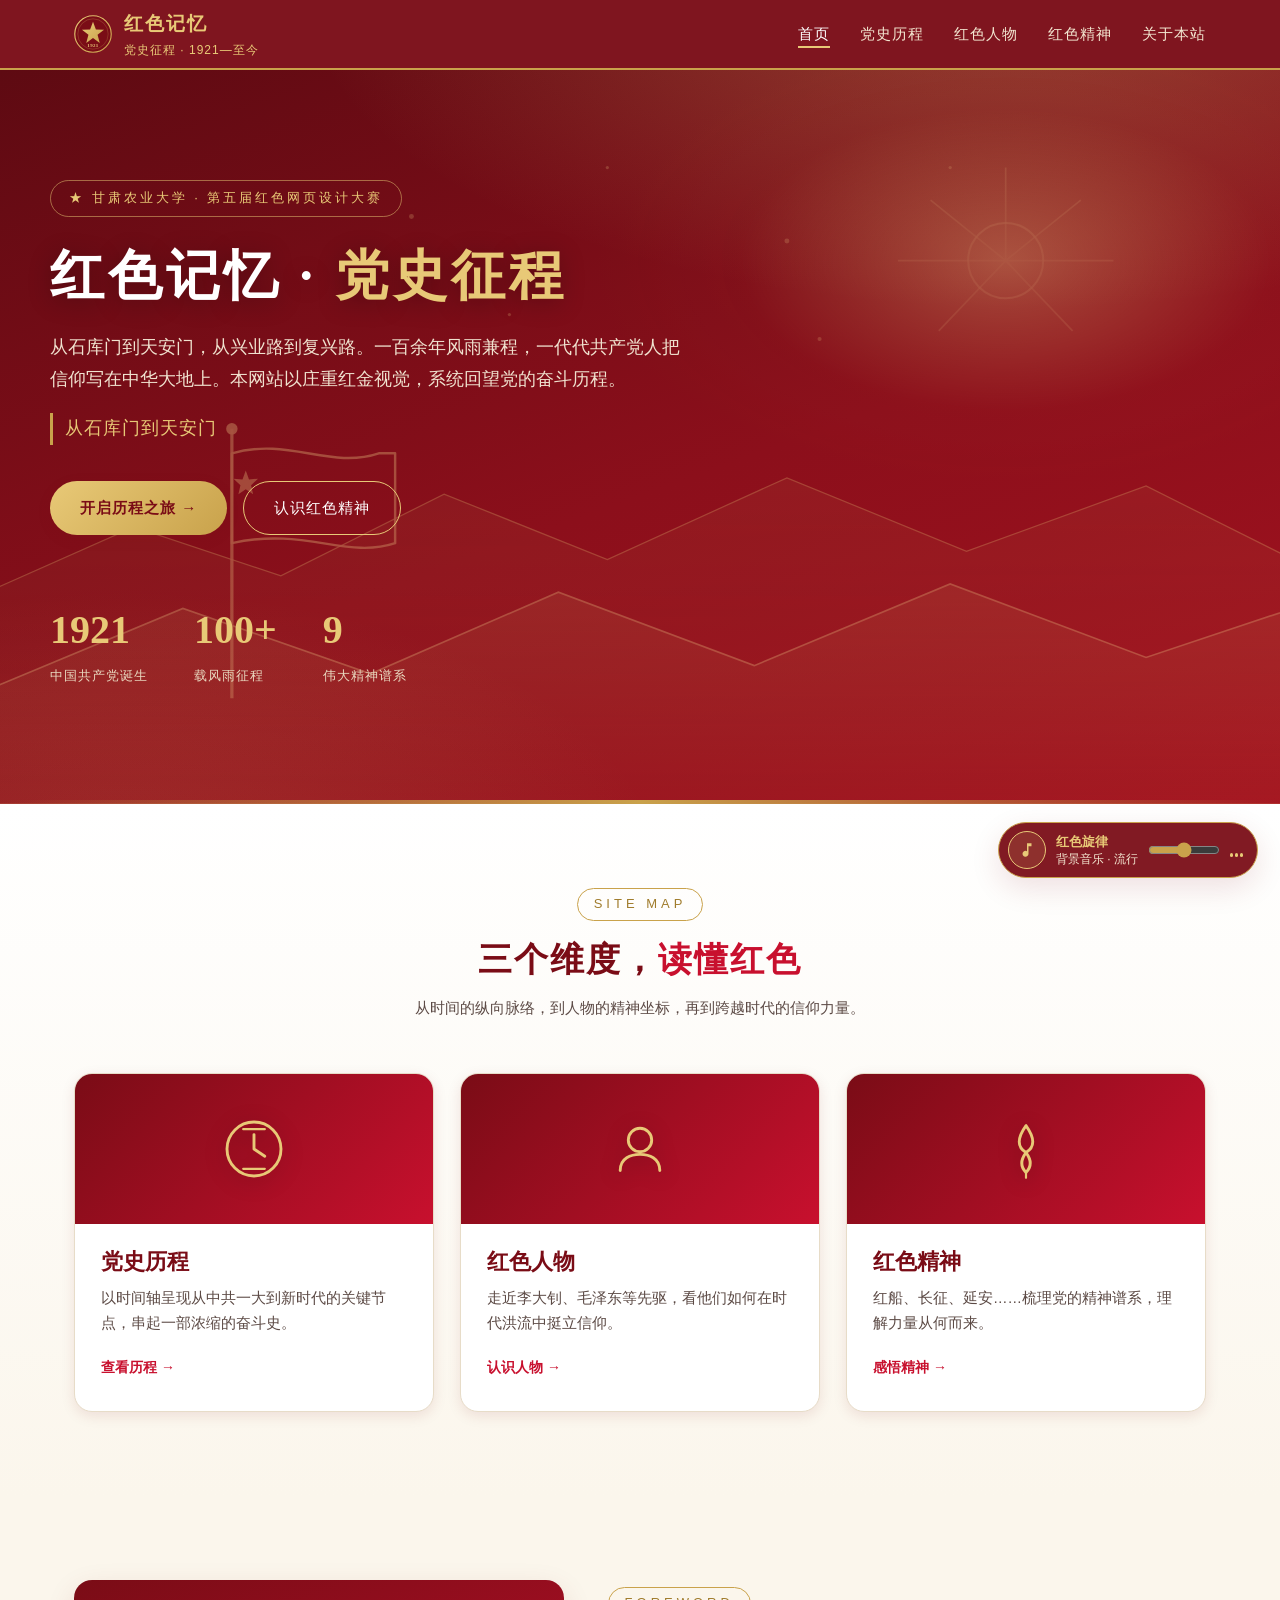
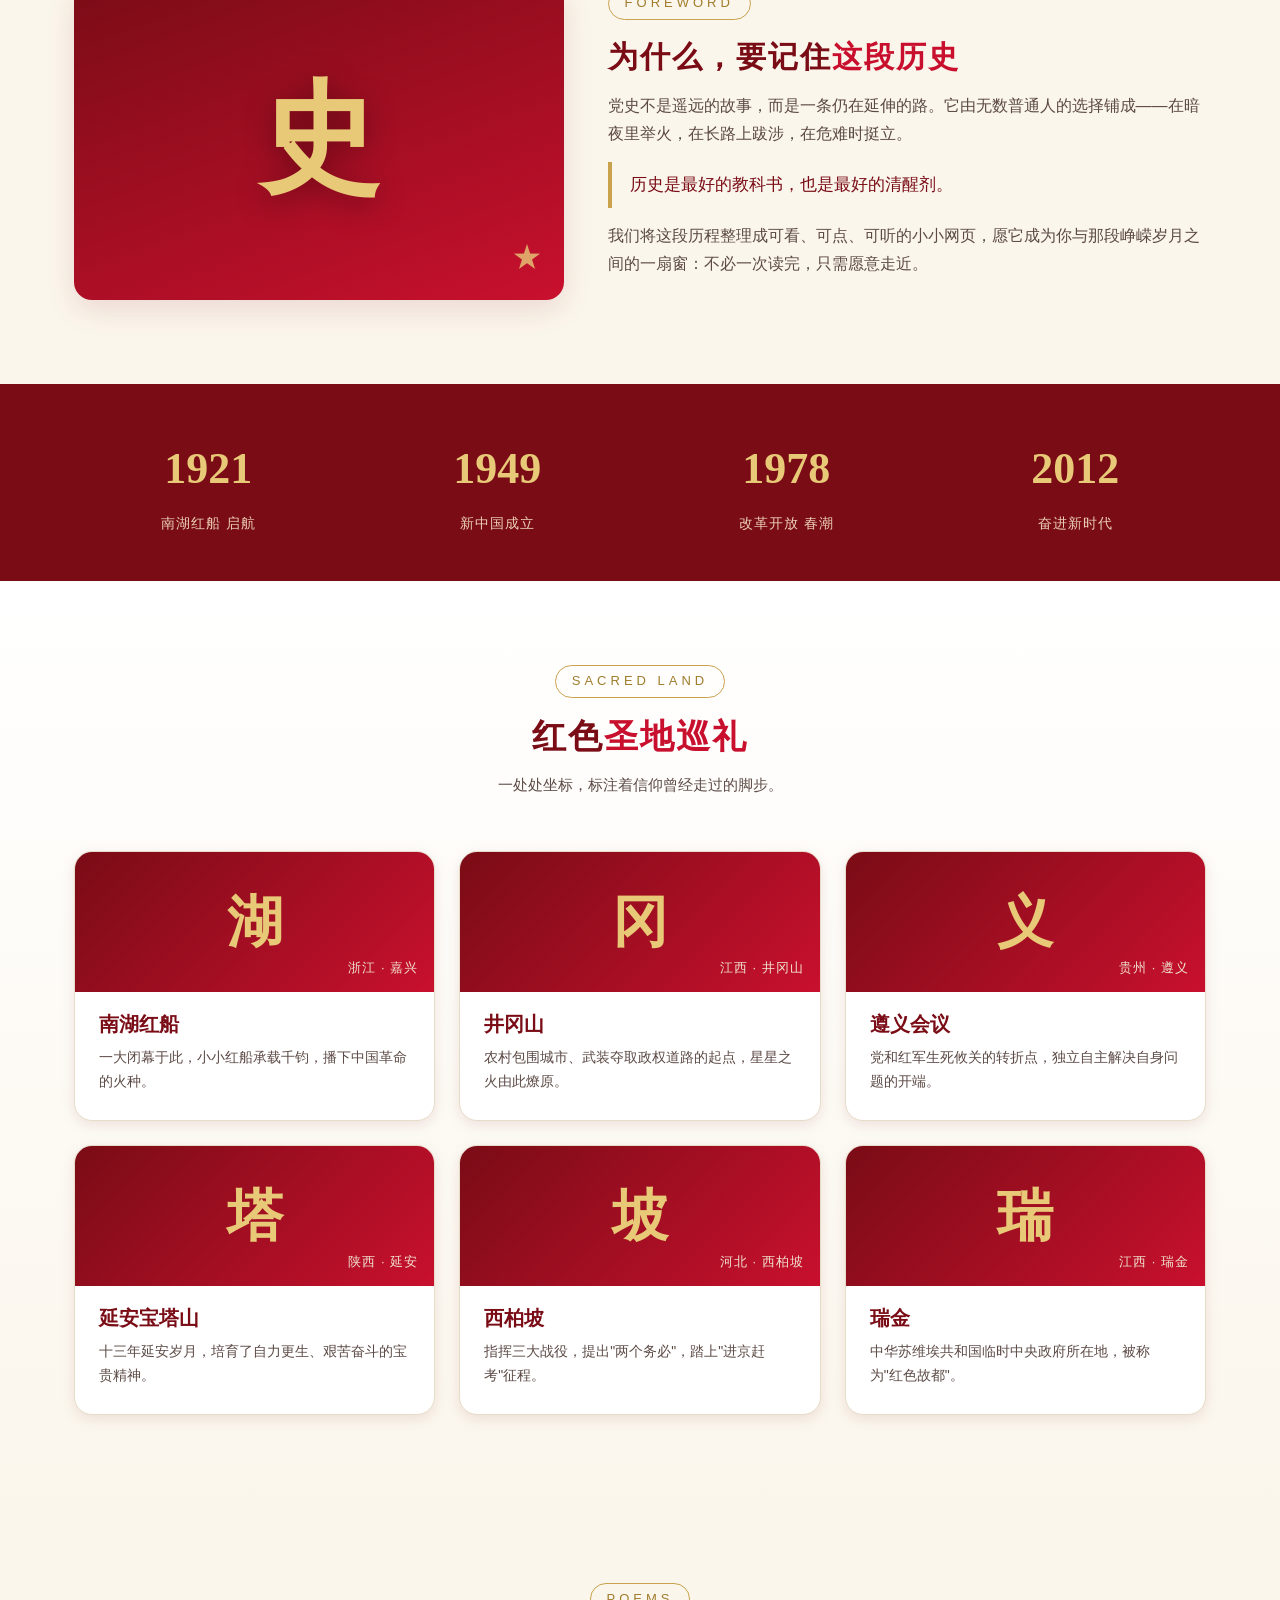
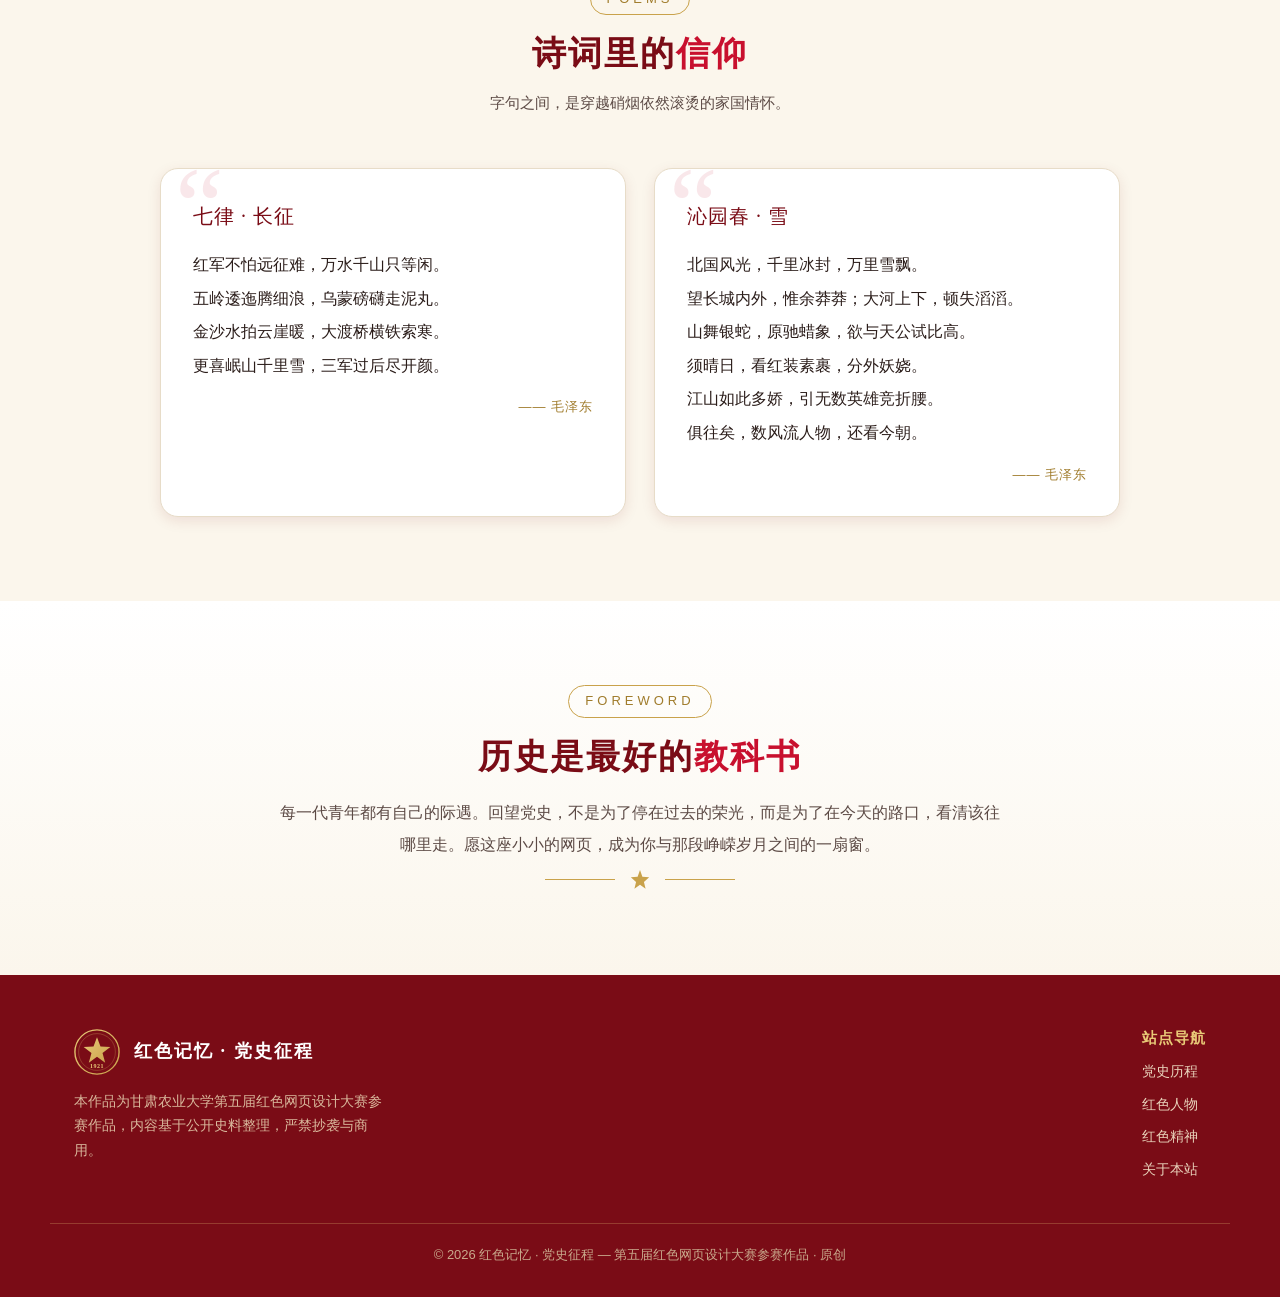
<file: index.html>
<!DOCTYPE html>
<html lang="zh-CN">
<head>
  <meta charset="UTF-8">
  <meta name="viewport" content="width=device-width, initial-scale=1.0">
  <title>红色记忆 · 党史征程 | 第五届红色网页设计大赛参赛作品</title>
  <meta name="description" content="以党史与革命历史为主题的红色网页，回顾从中共一大到新时代的光辉历程。">
  <link rel="stylesheet" href="css/style.css">
  <link rel="icon" href="images/logo.svg" type="image/svg+xml">
</head>
<body>

  <header class="nav">
    <div class="wrap nav__inner">
      <a class="nav__brand" href="index.html">
        <img src="images/logo.svg" alt="站点徽标">
        <span><b>红色记忆</b><span>党史征程 · 1921—至今</span></span>
      </a>
      <button class="nav__toggle" aria-label="菜单">☰</button>
      <ul class="nav__links">
        <li><a href="index.html" class="active">首页</a></li>
        <li><a href="history.html">党史历程</a></li>
        <li><a href="heroes.html">红色人物</a></li>
        <li><a href="spirit.html">红色精神</a></li>
        <li><a href="about.html">关于本站</a></li>
      </ul>
    </div>
  </header>

  <main id="content" data-page="home">

    <!-- Hero / 封面 -->
    <section class="hero">
      <img class="hero__bg" src="images/hero-bg.svg" alt="">
      <div class="wrap hero__inner">
        <span class="hero__seal">★ 甘肃农业大学 · 第五届红色网页设计大赛</span>
        <h1>红色记忆 · <span class="accent">党史征程</span></h1>
        <p class="lead">从石库门到天安门，从兴业路到复兴路。一百余年风雨兼程，一代代共产党人把信仰写在中华大地上。本网站以庄重红金视觉，系统回望党的奋斗历程。</p>
        <div class="hero__cta">
          <a class="btn btn--gold" href="history.html">开启历程之旅 →</a>
          <a class="btn btn--ghost" href="spirit.html">认识红色精神</a>
        </div>
        <div class="hero__stats">
          <div><div class="num">1921</div><div class="lbl">中国共产党诞生</div></div>
          <div><div class="num">100+</div><div class="lbl">载风雨征程</div></div>
          <div><div class="num">9</div><div class="lbl">伟大精神谱系</div></div>
        </div>
      </div>
    </section>

    <!-- 三大板块入口 -->
    <section class="section section--tint">
      <div class="wrap">
        <div class="section__head reveal">
          <span class="section__kicker">SITE MAP</span>
          <h2 class="section__title">三个维度，<em>读懂红色</em></h2>
          <p class="section__sub">从时间的纵向脉络，到人物的精神坐标，再到跨越时代的信仰力量。</p>
        </div>
        <div class="cards">
          <a class="card reveal" href="history.html">
            <div class="card__top"><img src="images/icon-history.svg" alt="历程"></div>
            <div class="card__body">
              <h3>党史历程</h3>
              <p>以时间轴呈现从中共一大到新时代的关键节点，串起一部浓缩的奋斗史。</p>
              <span class="card__more">查看历程 →</span>
            </div>
          </a>
          <a class="card reveal" href="heroes.html">
            <div class="card__top"><img src="images/icon-hero.svg" alt="人物"></div>
            <div class="card__body">
              <h3>红色人物</h3>
              <p>走近李大钊、毛泽东等先驱，看他们如何在时代洪流中挺立信仰。</p>
              <span class="card__more">认识人物 →</span>
            </div>
          </a>
          <a class="card reveal" href="spirit.html">
            <div class="card__top"><img src="images/icon-spirit.svg" alt="精神"></div>
            <div class="card__body">
              <h3>红色精神</h3>
              <p>红船、长征、延安……梳理党的精神谱系，理解力量从何而来。</p>
              <span class="card__more">感悟精神 →</span>
            </div>
          </a>
        </div>
      </div>
    </section>

    <!-- 序言导读 -->
    <section class="section">
      <div class="wrap reading">
        <div class="reading__media reveal">
          <span class="emblem">史</span>
        </div>
        <div class="reading__text reveal">
          <span class="section__kicker">FOREWORD</span>
          <h2>为什么，要记住<span style="color:var(--red)">这段历史</span></h2>
          <p>党史不是遥远的故事，而是一条仍在延伸的路。它由无数普通人的选择铺成——在暗夜里举火，在长路上跋涉，在危难时挺立。</p>
          <p class="quote">历史是最好的教科书，也是最好的清醒剂。</p>
          <p>我们将这段历程整理成可看、可点、可听的小小网页，愿它成为你与那段峥嵘岁月之间的一扇窗：不必一次读完，只需愿意走近。</p>
        </div>
      </div>
    </section>

    <!-- 数据带 -->
    <section class="databar">
      <div class="wrap">
        <div class="item"><div class="n">1921</div><div class="t">南湖红船 启航</div></div>
        <div class="item"><div class="n">1949</div><div class="t">新中国成立</div></div>
        <div class="item"><div class="n">1978</div><div class="t">改革开放 春潮</div></div>
        <div class="item"><div class="n">2012</div><div class="t">奋进新时代</div></div>
      </div>
    </section>

    <!-- 红色圣地 -->
    <section class="section section--tint">
      <div class="wrap">
        <div class="section__head reveal">
          <span class="section__kicker">SACRED LAND</span>
          <h2 class="section__title">红色<em>圣地巡礼</em></h2>
          <p class="section__sub">一处处坐标，标注着信仰曾经走过的脚步。</p>
        </div>
        <div class="gallery">
          <div class="site-card reveal">
            <div class="site-card__top"><span class="ch">湖</span><span class="yr">浙江 · 嘉兴</span></div>
            <div class="site-card__body"><h3>南湖红船</h3><p>一大闭幕于此，小小红船承载千钧，播下中国革命的火种。</p></div>
          </div>
          <div class="site-card reveal">
            <div class="site-card__top"><span class="ch">冈</span><span class="yr">江西 · 井冈山</span></div>
            <div class="site-card__body"><h3>井冈山</h3><p>农村包围城市、武装夺取政权道路的起点，星星之火由此燎原。</p></div>
          </div>
          <div class="site-card reveal">
            <div class="site-card__top"><span class="ch">义</span><span class="yr">贵州 · 遵义</span></div>
            <div class="site-card__body"><h3>遵义会议</h3><p>党和红军生死攸关的转折点，独立自主解决自身问题的开端。</p></div>
          </div>
          <div class="site-card reveal">
            <div class="site-card__top"><span class="ch">塔</span><span class="yr">陕西 · 延安</span></div>
            <div class="site-card__body"><h3>延安宝塔山</h3><p>十三年延安岁月，培育了自力更生、艰苦奋斗的宝贵精神。</p></div>
          </div>
          <div class="site-card reveal">
            <div class="site-card__top"><span class="ch">坡</span><span class="yr">河北 · 西柏坡</span></div>
            <div class="site-card__body"><h3>西柏坡</h3><p>指挥三大战役，提出"两个务必"，踏上"进京赶考"征程。</p></div>
          </div>
          <div class="site-card reveal">
            <div class="site-card__top"><span class="ch">瑞</span><span class="yr">江西 · 瑞金</span></div>
            <div class="site-card__body"><h3>瑞金</h3><p>中华苏维埃共和国临时中央政府所在地，被称为"红色故都"。</p></div>
          </div>
        </div>
      </div>
    </section>

    <!-- 经典诗词 -->
    <section class="section">
      <div class="wrap">
        <div class="section__head reveal">
          <span class="section__kicker">POEMS</span>
          <h2 class="section__title">诗词里的<em>信仰</em></h2>
          <p class="section__sub">字句之间，是穿越硝烟依然滚烫的家国情怀。</p>
        </div>
        <div class="poems">
          <div class="poem reveal">
            <div class="poem__title">七律 · 长征</div>
            <div class="poem__text">红军不怕远征难，万水千山只等闲。
五岭逶迤腾细浪，乌蒙磅礴走泥丸。
金沙水拍云崖暖，大渡桥横铁索寒。
更喜岷山千里雪，三军过后尽开颜。</div>
            <div class="poem__by">—— 毛泽东</div>
          </div>
          <div class="poem reveal">
            <div class="poem__title">沁园春 · 雪</div>
            <div class="poem__text">北国风光，千里冰封，万里雪飘。
望长城内外，惟余莽莽；大河上下，顿失滔滔。
山舞银蛇，原驰蜡象，欲与天公试比高。
须晴日，看红装素裹，分外妖娆。
江山如此多娇，引无数英雄竞折腰。
俱往矣，数风流人物，还看今朝。</div>
            <div class="poem__by">—— 毛泽东</div>
          </div>
        </div>
      </div>
    </section>

    <!-- 寄语 -->
    <section class="section section--tint">
      <div class="wrap" style="max-width:780px;text-align:center">
        <div class="reveal">
          <span class="section__kicker">FOREWORD</span>
          <h2 class="section__title">历史是最好的<em>教科书</em></h2>
          <p class="section__sub" style="margin-top:18px;font-size:16px;line-height:2">
            每一代青年都有自己的际遇。回望党史，不是为了停在过去的荣光，而是为了在今天的路口，看清该往哪里走。愿这座小小的网页，成为你与那段峥嵘岁月之间的一扇窗。
          </p>
          <div class="divider"><img src="images/star.svg" alt=""></div>
        </div>
      </div>
    </section>

  </main>

  <footer class="footer">
    <div class="wrap footer__top">
      <div>
        <div class="footer__brand">
          <img src="images/logo.svg" alt="徽标">
          <b>红色记忆 · 党史征程</b>
        </div>
        <p style="margin-top:14px;max-width:320px;font-size:14px;color:#d9b89c">
          本作品为甘肃农业大学第五届红色网页设计大赛参赛作品，内容基于公开史料整理，严禁抄袭与商用。
        </p>
      </div>
      <div class="footer__links">
        <div class="footer__col">
          <h4>站点导航</h4>
          <a href="history.html">党史历程</a>
          <a href="heroes.html">红色人物</a>
          <a href="spirit.html">红色精神</a>
          <a href="about.html">关于本站</a>
        </div>
      </div>
    </div>
    <div class="wrap footer__bottom">
      © 2026 红色记忆 · 党史征程 — 第五届红色网页设计大赛参赛作品 · 原创
    </div>
  </footer>

  <script src="js/main.js"></script>
</body>
</html>
</file>
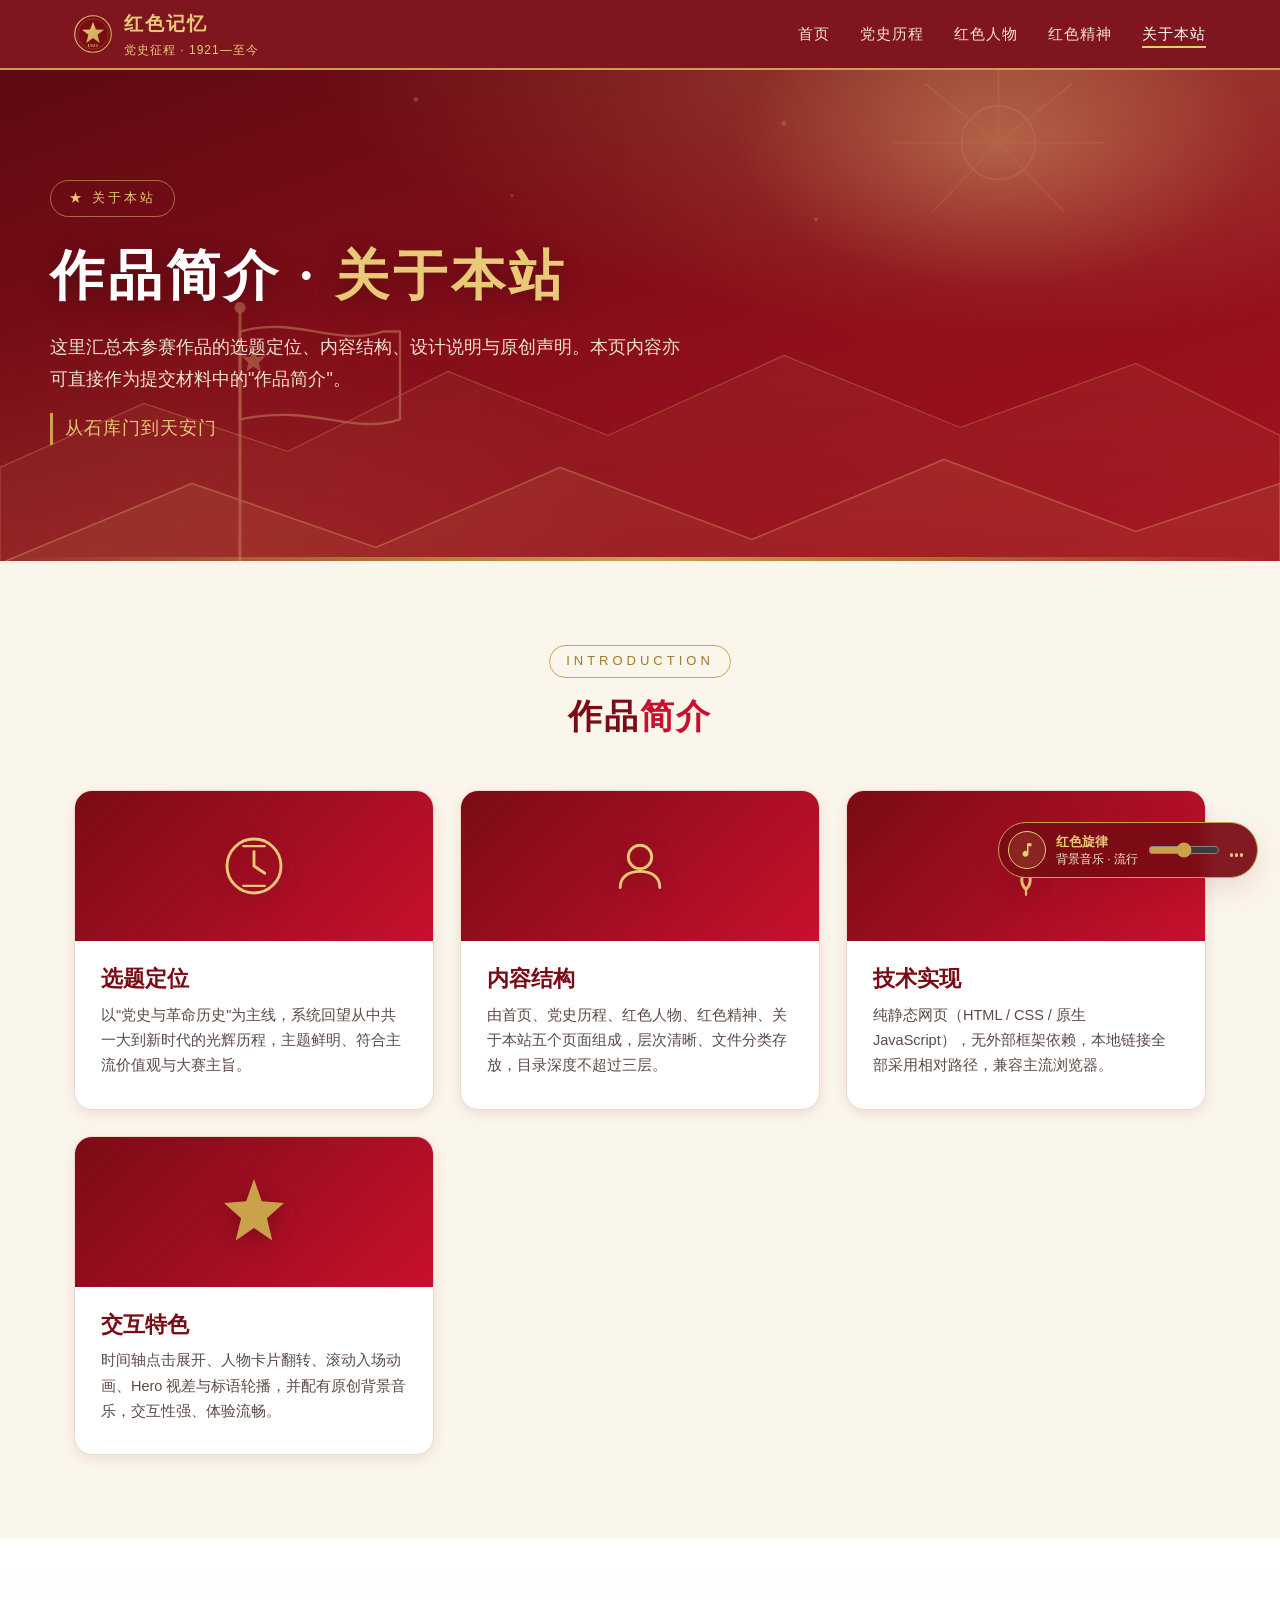
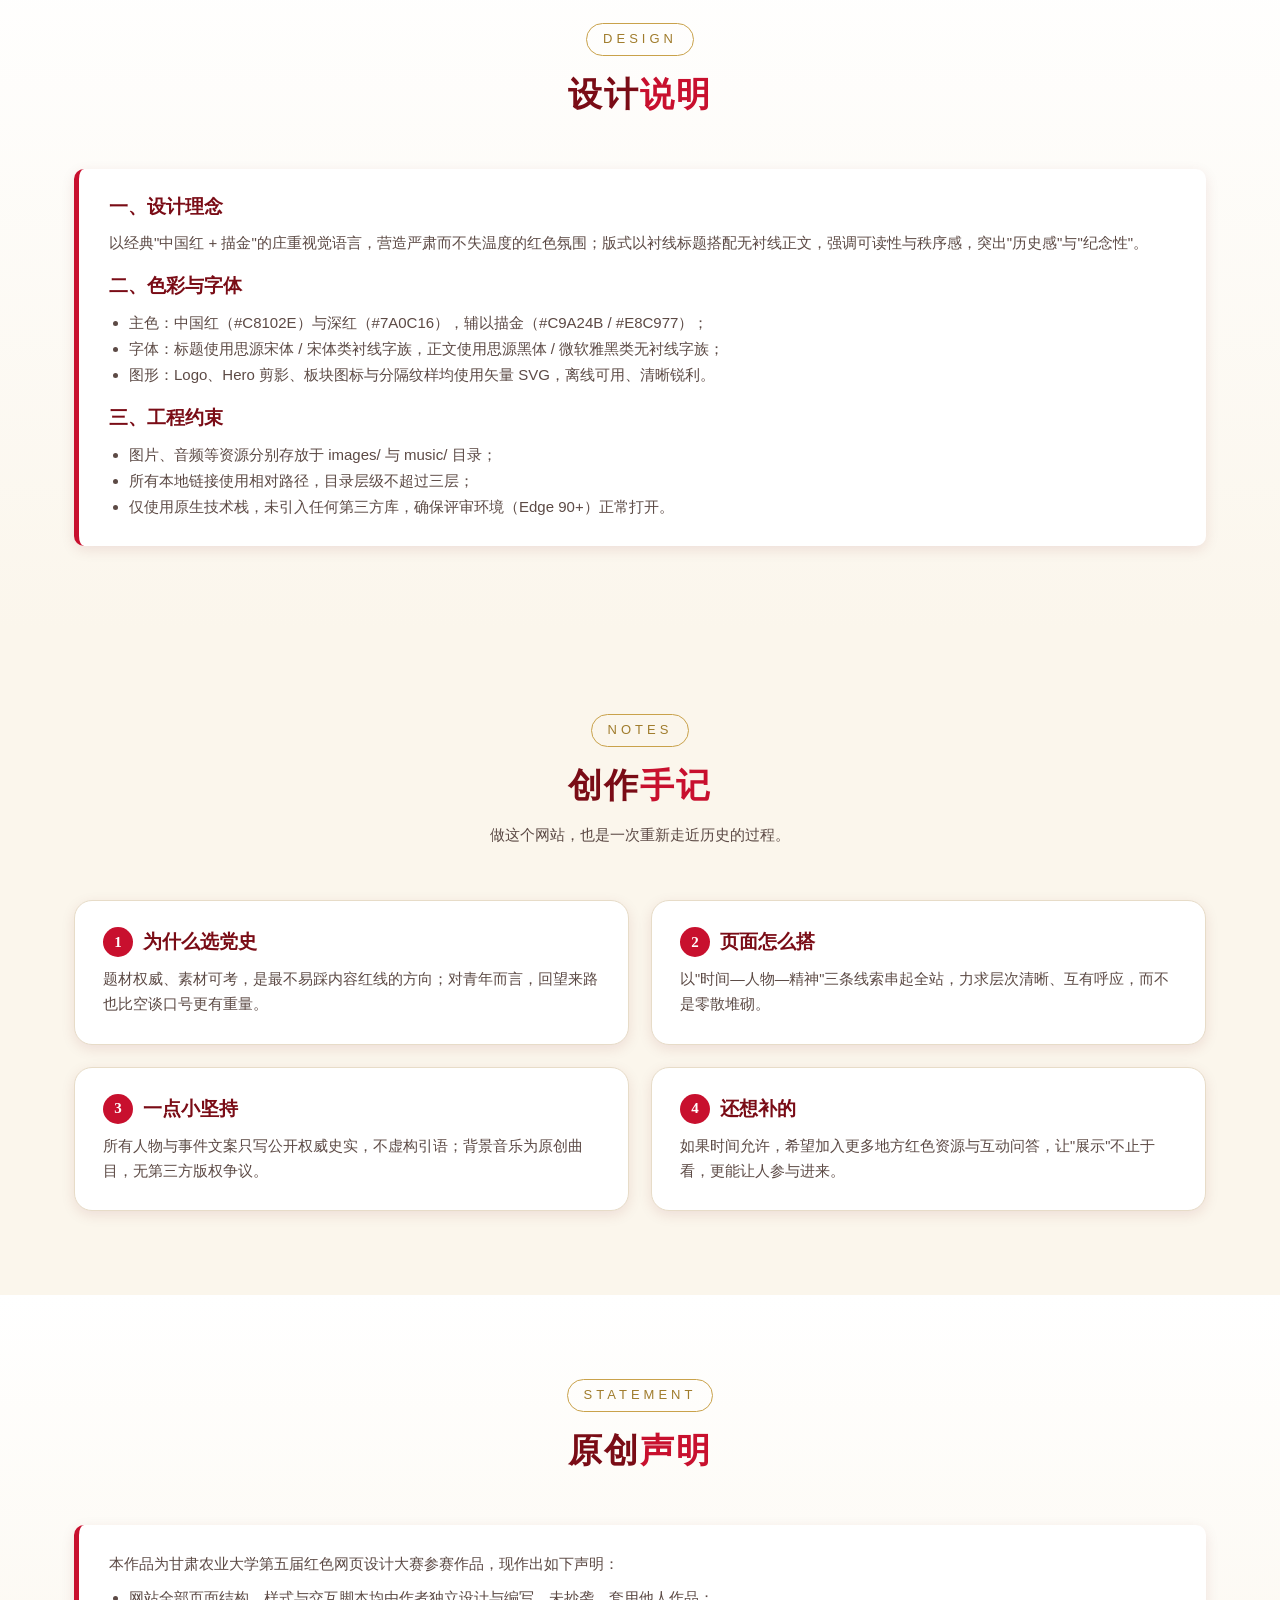
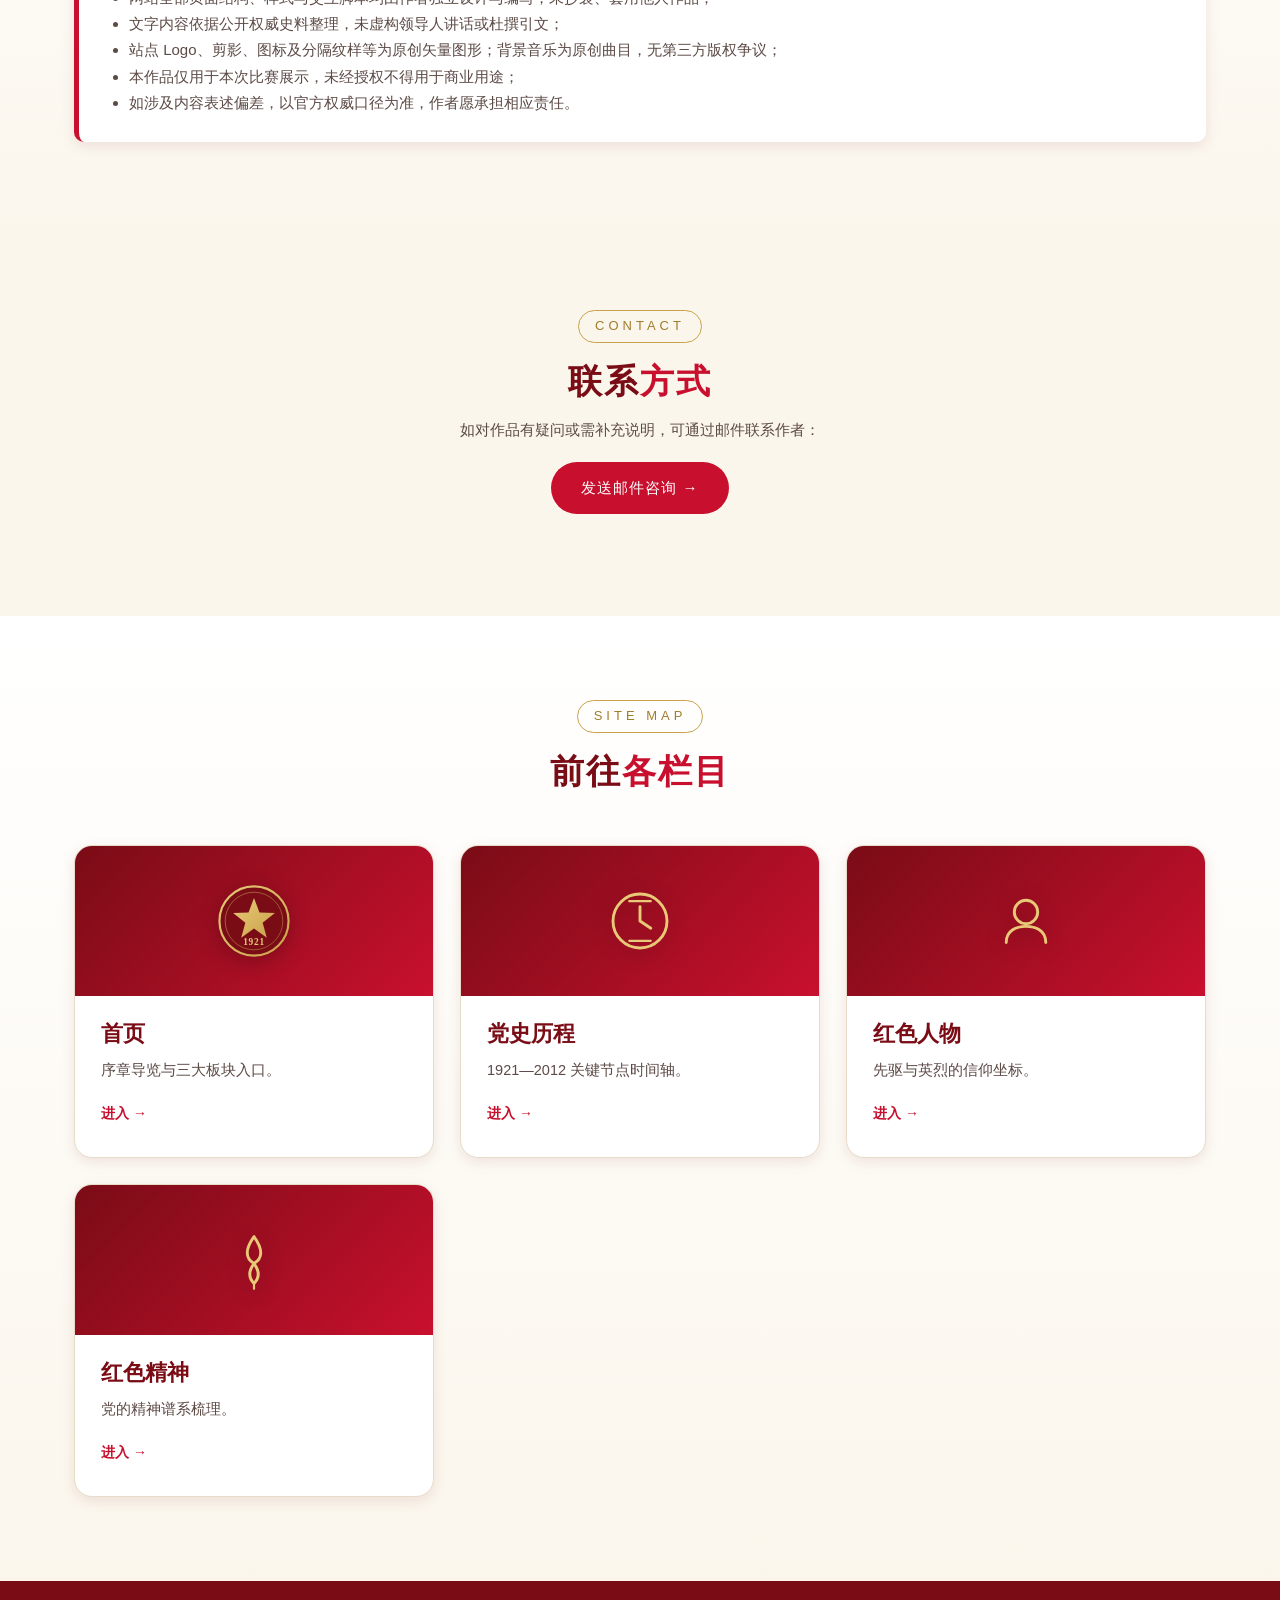
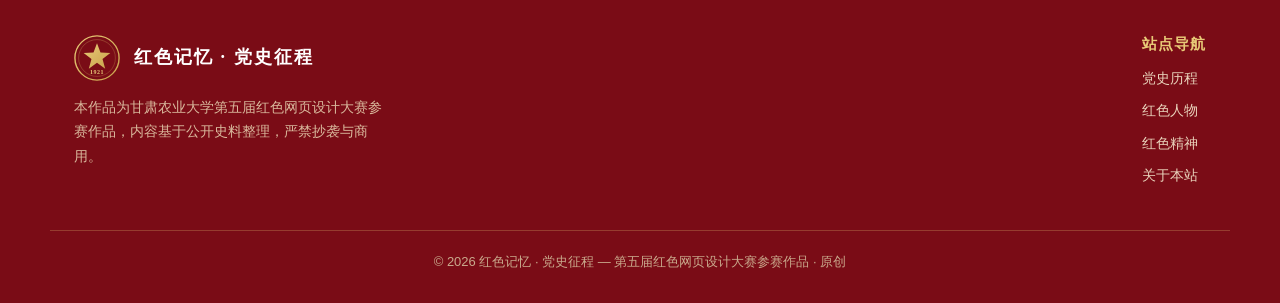
<file: about.html>
<!DOCTYPE html>
<html lang="zh-CN">
<head>
  <meta charset="UTF-8">
  <meta name="viewport" content="width=device-width, initial-scale=1.0">
  <title>作品简介 · 关于本站 | 红色记忆</title>
  <meta name="description" content="本作品为甘肃农业大学第五届红色网页设计大赛参赛作品，本站汇总作品简介、设计说明与原创声明。">
  <link rel="stylesheet" href="css/style.css">
  <link rel="icon" href="images/logo.svg" type="image/svg+xml">
</head>
<body>

  <header class="nav">
    <div class="wrap nav__inner">
      <a class="nav__brand" href="index.html">
        <img src="images/logo.svg" alt="站点徽标">
        <span><b>红色记忆</b><span>党史征程 · 1921—至今</span></span>
      </a>
      <button class="nav__toggle" aria-label="菜单">☰</button>
      <ul class="nav__links">
        <li><a href="index.html">首页</a></li>
        <li><a href="history.html">党史历程</a></li>
        <li><a href="heroes.html">红色人物</a></li>
        <li><a href="spirit.html">红色精神</a></li>
        <li><a href="about.html" class="active">关于本站</a></li>
      </ul>
    </div>
  </header>

  <main id="content" data-page="about">

    <section class="hero">
      <img class="hero__bg" src="images/hero-bg.svg" alt="">
      <div class="wrap hero__inner">
        <span class="hero__seal">★ 关于本站</span>
        <h1>作品简介 · <span class="accent">关于本站</span></h1>
        <p class="lead">这里汇总本参赛作品的选题定位、内容结构、设计说明与原创声明。本页内容亦可直接作为提交材料中的"作品简介"。</p>
      </div>
    </section>

    <!-- 作品简介 -->
    <section class="section">
      <div class="wrap">
        <div class="section__head reveal">
          <span class="section__kicker">INTRODUCTION</span>
          <h2 class="section__title">作品<em>简介</em></h2>
        </div>
        <div class="cards">
          <div class="card reveal">
            <div class="card__top"><img src="images/icon-history.svg" alt=""></div>
            <div class="card__body">
              <h3>选题定位</h3>
              <p>以"党史与革命历史"为主线，系统回望从中共一大到新时代的光辉历程，主题鲜明、符合主流价值观与大赛主旨。</p>
            </div>
          </div>
          <div class="card reveal">
            <div class="card__top"><img src="images/icon-hero.svg" alt=""></div>
            <div class="card__body">
              <h3>内容结构</h3>
              <p>由首页、党史历程、红色人物、红色精神、关于本站五个页面组成，层次清晰、文件分类存放，目录深度不超过三层。</p>
            </div>
          </div>
          <div class="card reveal">
            <div class="card__top"><img src="images/icon-spirit.svg" alt=""></div>
            <div class="card__body">
              <h3>技术实现</h3>
              <p>纯静态网页（HTML / CSS / 原生 JavaScript），无外部框架依赖，本地链接全部采用相对路径，兼容主流浏览器。</p>
            </div>
          </div>
          <div class="card reveal">
            <div class="card__top"><img src="images/star.svg" alt=""></div>
            <div class="card__body">
              <h3>交互特色</h3>
              <p>时间轴点击展开、人物卡片翻转、滚动入场动画、Hero 视差与标语轮播，并配有原创背景音乐，交互性强、体验流畅。</p>
            </div>
          </div>
        </div>
      </div>
    </section>

    <!-- 设计说明 -->
    <section class="section section--tint">
      <div class="wrap">
        <div class="section__head reveal">
          <span class="section__kicker">DESIGN</span>
          <h2 class="section__title">设计<em>说明</em></h2>
        </div>
        <div class="notice reveal">
          <h3>一、设计理念</h3>
          <p>以经典"中国红 + 描金"的庄重视觉语言，营造严肃而不失温度的红色氛围；版式以衬线标题搭配无衬线正文，强调可读性与秩序感，突出"历史感"与"纪念性"。</p>
          <h3 style="margin-top:18px">二、色彩与字体</h3>
          <ul>
            <li>主色：中国红（#C8102E）与深红（#7A0C16），辅以描金（#C9A24B / #E8C977）；</li>
            <li>字体：标题使用思源宋体 / 宋体类衬线字族，正文使用思源黑体 / 微软雅黑类无衬线字族；</li>
            <li>图形：Logo、Hero 剪影、板块图标与分隔纹样均使用矢量 SVG，离线可用、清晰锐利。</li>
          </ul>
          <h3 style="margin-top:18px">三、工程约束</h3>
          <ul>
            <li>图片、音频等资源分别存放于 images/ 与 music/ 目录；</li>
            <li>所有本地链接使用相对路径，目录层级不超过三层；</li>
            <li>仅使用原生技术栈，未引入任何第三方库，确保评审环境（Edge 90+）正常打开。</li>
          </ul>
        </div>
      </div>
    </section>

    <!-- 创作手记 / 学习感悟 -->
    <section class="section">
      <div class="wrap">
        <div class="section__head reveal">
          <span class="section__kicker">NOTES</span>
          <h2 class="section__title">创作<em>手记</em></h2>
          <p class="section__sub">做这个网站，也是一次重新走近历史的过程。</p>
        </div>
        <div class="notes">
          <div class="note reveal">
            <h3><span class="n">1</span>为什么选党史</h3>
            <p>题材权威、素材可考，是最不易踩内容红线的方向；对青年而言，回望来路也比空谈口号更有重量。</p>
          </div>
          <div class="note reveal">
            <h3><span class="n">2</span>页面怎么搭</h3>
            <p>以"时间—人物—精神"三条线索串起全站，力求层次清晰、互有呼应，而不是零散堆砌。</p>
          </div>
          <div class="note reveal">
            <h3><span class="n">3</span>一点小坚持</h3>
            <p>所有人物与事件文案只写公开权威史实，不虚构引语；背景音乐为原创曲目，无第三方版权争议。</p>
          </div>
          <div class="note reveal">
            <h3><span class="n">4</span>还想补的</h3>
            <p>如果时间允许，希望加入更多地方红色资源与互动问答，让"展示"不止于看，更能让人参与进来。</p>
          </div>
        </div>
      </div>
    </section>

    <!-- 原创声明 -->
    <section class="section section--tint">
      <div class="wrap">
        <div class="section__head reveal">
          <span class="section__kicker">STATEMENT</span>
          <h2 class="section__title">原创<em>声明</em></h2>
        </div>
        <div class="notice reveal">
          <p>本作品为甘肃农业大学第五届红色网页设计大赛参赛作品，现作出如下声明：</p>
          <ul>
            <li>网站全部页面结构、样式与交互脚本均由作者独立设计与编写，未抄袭、套用他人作品；</li>
            <li>文字内容依据公开权威史料整理，未虚构领导人讲话或杜撰引文；</li>
            <li>站点 Logo、剪影、图标及分隔纹样等为原创矢量图形；背景音乐为原创曲目，无第三方版权争议；</li>
            <li>本作品仅用于本次比赛展示，未经授权不得用于商业用途；</li>
            <li>如涉及内容表述偏差，以官方权威口径为准，作者愿承担相应责任。</li>
          </ul>
        </div>
      </div>
    </section>

    <!-- 联系方式 -->
    <section class="section">
      <div class="wrap" style="max-width:780px;text-align:center">
        <div class="reveal">
          <span class="section__kicker">CONTACT</span>
          <h2 class="section__title">联系<em>方式</em></h2>
          <p class="section__sub" style="margin-top:14px">
            如对作品有疑问或需补充说明，可通过邮件联系作者：<br>
            <a class="btn btn--red" style="margin-top:18px" href="mailto:39851847@qq.com?subject=关于《红色记忆·党史征程》参赛作品">发送邮件咨询 →</a>
          </p>
          <p style="margin-top:18px;font-size:13px;color:var(--ink-soft)"></p>
        </div>
      </div>
    </section>

    <!-- 本站导航 -->
    <section class="section section--tint">
      <div class="wrap">
        <div class="section__head reveal">
          <span class="section__kicker">SITE MAP</span>
          <h2 class="section__title">前往<em>各栏目</em></h2>
        </div>
        <div class="cards">
          <a class="card reveal" href="index.html">
            <div class="card__top"><img src="images/logo.svg" alt="首页"></div>
            <div class="card__body"><h3>首页</h3><p>序章导览与三大板块入口。</p><span class="card__more">进入 →</span></div>
          </a>
          <a class="card reveal" href="history.html">
            <div class="card__top"><img src="images/icon-history.svg" alt="历程"></div>
            <div class="card__body"><h3>党史历程</h3><p>1921—2012 关键节点时间轴。</p><span class="card__more">进入 →</span></div>
          </a>
          <a class="card reveal" href="heroes.html">
            <div class="card__top"><img src="images/icon-hero.svg" alt="人物"></div>
            <div class="card__body"><h3>红色人物</h3><p>先驱与英烈的信仰坐标。</p><span class="card__more">进入 →</span></div>
          </a>
          <a class="card reveal" href="spirit.html">
            <div class="card__top"><img src="images/icon-spirit.svg" alt="精神"></div>
            <div class="card__body"><h3>红色精神</h3><p>党的精神谱系梳理。</p><span class="card__more">进入 →</span></div>
          </a>
        </div>
      </div>
    </section>

  </main>

  <footer class="footer">
    <div class="wrap footer__top">
      <div>
        <div class="footer__brand">
          <img src="images/logo.svg" alt="徽标">
          <b>红色记忆 · 党史征程</b>
        </div>
        <p style="margin-top:14px;max-width:320px;font-size:14px;color:#d9b89c">
          本作品为甘肃农业大学第五届红色网页设计大赛参赛作品，内容基于公开史料整理，严禁抄袭与商用。
        </p>
      </div>
      <div class="footer__links">
        <div class="footer__col">
          <h4>站点导航</h4>
          <a href="history.html">党史历程</a>
          <a href="heroes.html">红色人物</a>
          <a href="spirit.html">红色精神</a>
          <a href="about.html">关于本站</a>
        </div>
      </div>
    </div>
    <div class="wrap footer__bottom">
      © 2026 红色记忆 · 党史征程 — 第五届红色网页设计大赛参赛作品 · 原创
    </div>
  </footer>

  <script src="js/main.js"></script>
</body>
</html>
</file>
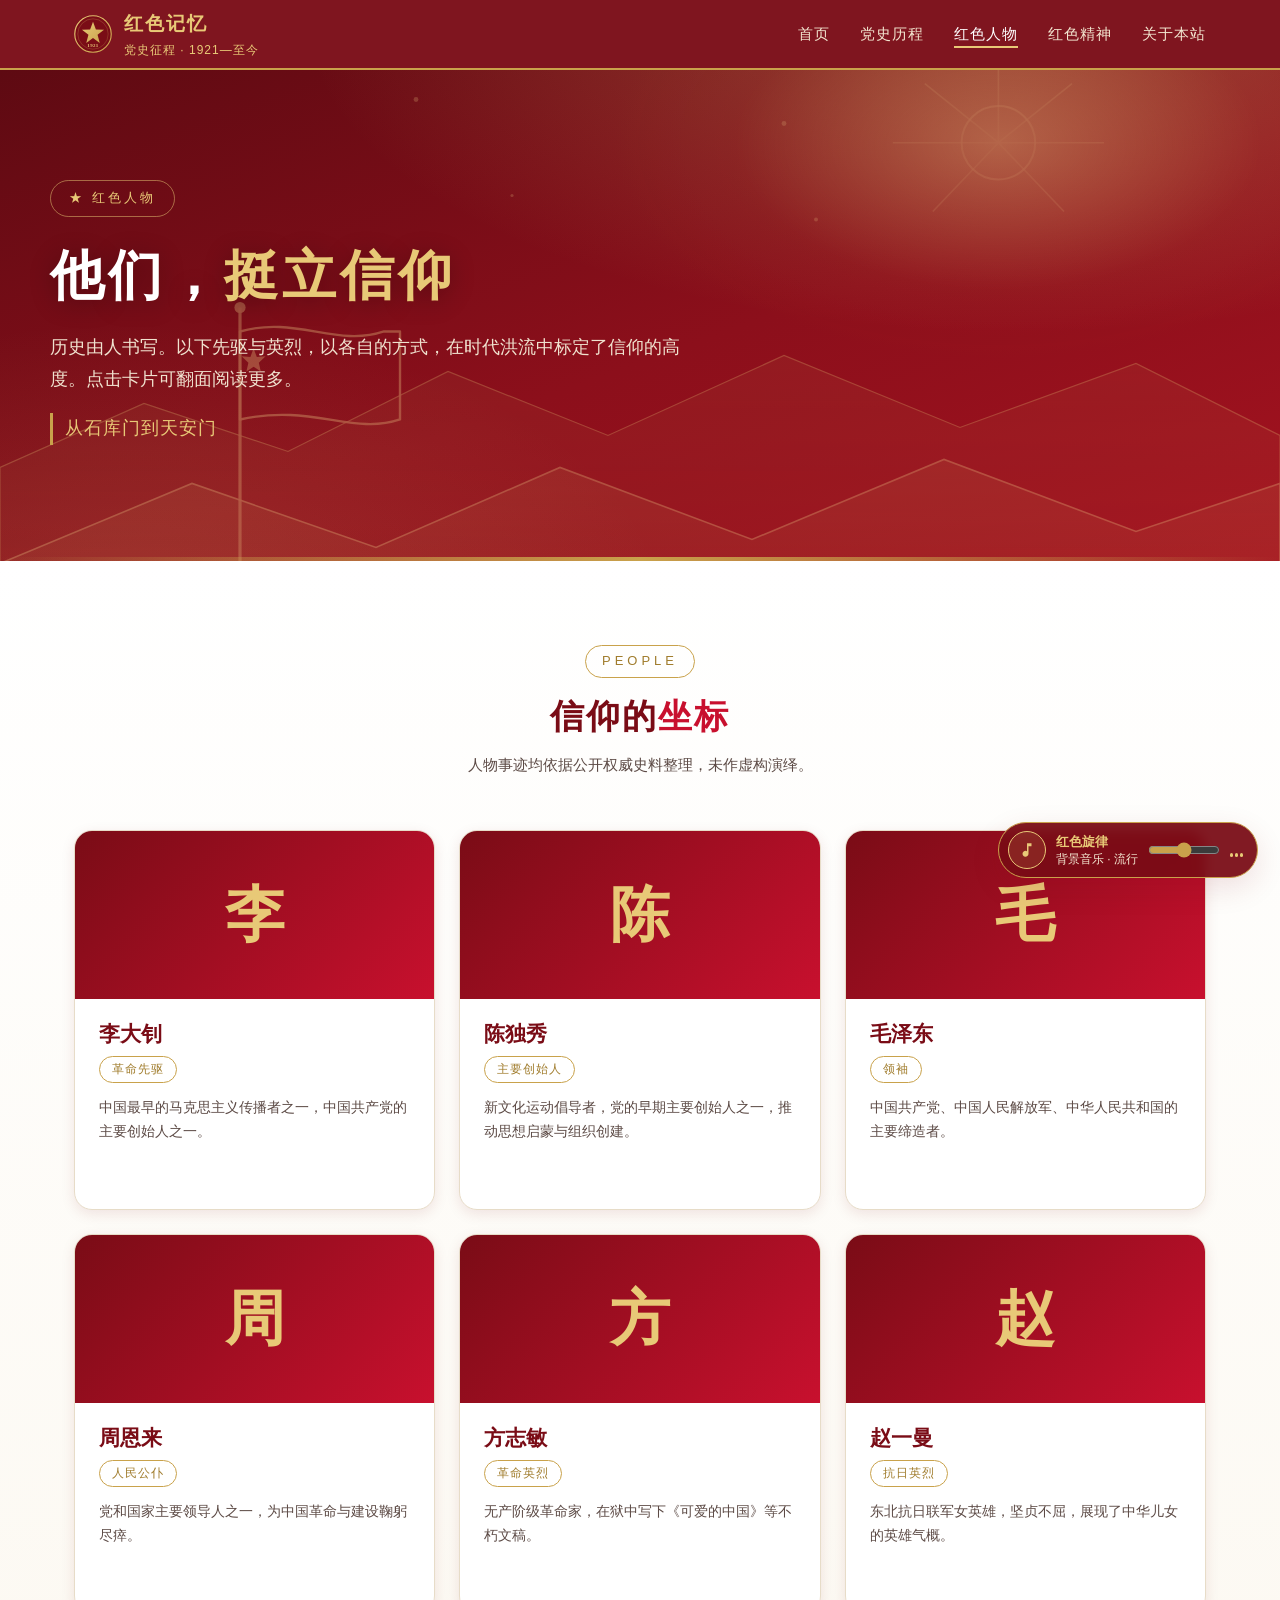
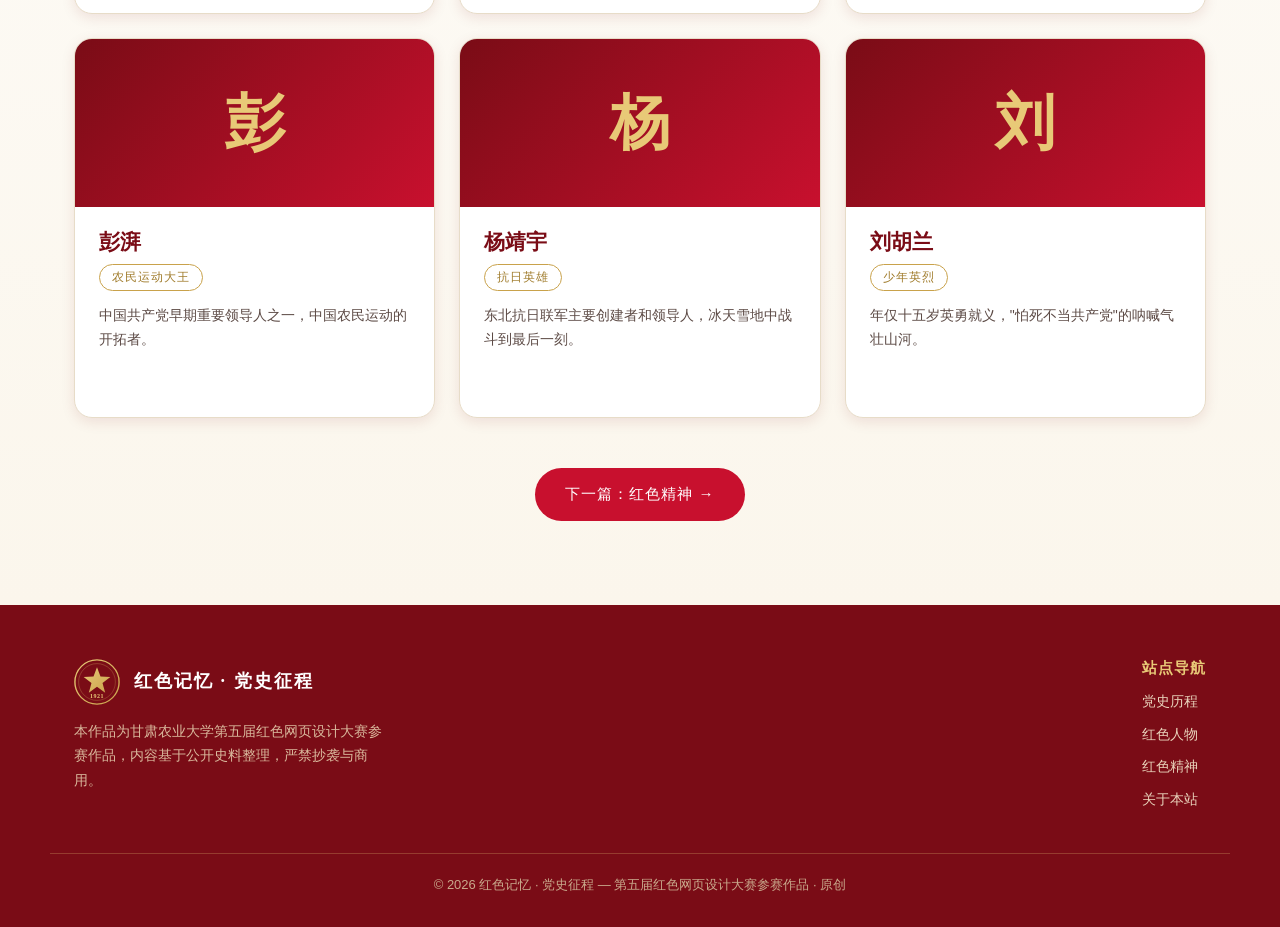
<file: heroes.html>
<!DOCTYPE html>
<html lang="zh-CN">
<head>
  <meta charset="UTF-8">
  <meta name="viewport" content="width=device-width, initial-scale=1.0">
  <title>红色人物 · 红色记忆</title>
  <meta name="description" content="走近党的早期先驱与革命英烈，点击卡片翻面可阅读更完整的事迹。">
  <link rel="stylesheet" href="css/style.css">
  <link rel="icon" href="images/logo.svg" type="image/svg+xml">
</head>
<body>

  <header class="nav">
    <div class="wrap nav__inner">
      <a class="nav__brand" href="index.html">
        <img src="images/logo.svg" alt="站点徽标">
        <span><b>红色记忆</b><span>党史征程 · 1921—至今</span></span>
      </a>
      <button class="nav__toggle" aria-label="菜单">☰</button>
      <ul class="nav__links">
        <li><a href="index.html">首页</a></li>
        <li><a href="history.html">党史历程</a></li>
        <li><a href="heroes.html" class="active">红色人物</a></li>
        <li><a href="spirit.html">红色精神</a></li>
        <li><a href="about.html">关于本站</a></li>
      </ul>
    </div>
  </header>

  <main id="content" data-page="heroes">

    <section class="hero">
      <img class="hero__bg" src="images/hero-bg.svg" alt="">
      <div class="wrap hero__inner">
        <span class="hero__seal">★ 红色人物</span>
        <h1>他们，<span class="accent">挺立信仰</span></h1>
        <p class="lead">历史由人书写。以下先驱与英烈，以各自的方式，在时代洪流中标定了信仰的高度。点击卡片可翻面阅读更多。</p>
      </div>
    </section>

    <section class="section section--tint">
      <div class="wrap">
        <div class="section__head reveal">
          <span class="section__kicker">PEOPLE</span>
          <h2 class="section__title">信仰的<em>坐标</em></h2>
          <p class="section__sub">人物事迹均依据公开权威史料整理，未作虚构演绎。</p>
        </div>
        <div class="grid">

          <div class="person reveal">
            <div class="person__inner">
              <div class="person__face person__face--front">
                <div class="person__avatar"><span class="mono">李</span></div>
                <div class="person__body">
                  <h3>李大钊</h3>
                  <span class="tag">革命先驱</span>
                  <p>中国最早的马克思主义传播者之一，中国共产党的主要创始人之一。</p>
                </div>
              </div>
              <div class="person__face person__face--back">
                <div class="pb-body">
                  <h3>李大钊</h3>
                  <p>字守常，河北乐亭人。早年在日本求学，回国后任北京大学教授，创办和主编《新青年》《每周评论》等，积极传播马克思主义。1920 年在北京创建共产主义小组，1927 年英勇就义，时年 38 岁。</p>
                </div>
                <div class="person__hint">点击返回正面 ↺</div>
              </div>
            </div>
          </div>

          <div class="person reveal">
            <div class="person__inner">
              <div class="person__face person__face--front">
                <div class="person__avatar"><span class="mono">陈</span></div>
                <div class="person__body">
                  <h3>陈独秀</h3>
                  <span class="tag">主要创始人</span>
                  <p>新文化运动倡导者，党的早期主要创始人之一，推动思想启蒙与组织创建。</p>
                </div>
              </div>
              <div class="person__face person__face--back">
                <div class="pb-body">
                  <h3>陈独秀</h3>
                  <p>安徽怀宁人，新文化运动旗手，1915 年创办《新青年》，提倡民主与科学。1921 年中共一大当选为中央局书记，是中国共产党的主要创始人之一，推动了早期组织的建立与思想启蒙。</p>
                </div>
                <div class="person__hint">点击返回正面 ↺</div>
              </div>
            </div>
          </div>

          <div class="person reveal">
            <div class="person__inner">
              <div class="person__face person__face--front">
                <div class="person__avatar"><span class="mono">毛</span></div>
                <div class="person__body">
                  <h3>毛泽东</h3>
                  <span class="tag">领袖</span>
                  <p>中国共产党、中国人民解放军、中华人民共和国的主要缔造者。</p>
                </div>
              </div>
              <div class="person__face person__face--back">
                <div class="pb-body">
                  <h3>毛泽东</h3>
                  <p>湖南湘潭人。领导秋收起义、建立井冈山革命根据地，在遵义会议后成为党和红军的核心。他领导中国人民取得了新民主主义革命的胜利，建立了中华人民共和国，实现了民族独立和人民解放。</p>
                </div>
                <div class="person__hint">点击返回正面 ↺</div>
              </div>
            </div>
          </div>

          <div class="person reveal">
            <div class="person__inner">
              <div class="person__face person__face--front">
                <div class="person__avatar"><span class="mono">周</span></div>
                <div class="person__body">
                  <h3>周恩来</h3>
                  <span class="tag">人民公仆</span>
                  <p>党和国家主要领导人之一，为中国革命与建设鞠躬尽瘁。</p>
                </div>
              </div>
              <div class="person__face person__face--back">
                <div class="pb-body">
                  <h3>周恩来</h3>
                  <p>江苏淮安人。早年投身革命，参与领导南昌起义。新中国成立后长期担任国务院总理，以勤勉奉献、清正廉洁的崇高品格赢得广泛敬仰，是中国共产党人的杰出代表。</p>
                </div>
                <div class="person__hint">点击返回正面 ↺</div>
              </div>
            </div>
          </div>

          <div class="person reveal">
            <div class="person__inner">
              <div class="person__face person__face--front">
                <div class="person__avatar"><span class="mono">方</span></div>
                <div class="person__body">
                  <h3>方志敏</h3>
                  <span class="tag">革命英烈</span>
                  <p>无产阶级革命家，在狱中写下《可爱的中国》等不朽文稿。</p>
                </div>
              </div>
              <div class="person__face person__face--back">
                <div class="pb-body">
                  <h3>方志敏</h3>
                  <p>江西弋阳人，闽浙赣革命根据地和红十军的创建者之一。1935 年被捕后，在狱中写下《可爱的中国》《清贫》等文稿，表达了对祖国深沉的热爱与坚定的信念，同年英勇就义。</p>
                </div>
                <div class="person__hint">点击返回正面 ↺</div>
              </div>
            </div>
          </div>

          <div class="person reveal">
            <div class="person__inner">
              <div class="person__face person__face--front">
                <div class="person__avatar"><span class="mono">赵</span></div>
                <div class="person__body">
                  <h3>赵一曼</h3>
                  <span class="tag">抗日英烈</span>
                  <p>东北抗日联军女英雄，坚贞不屈，展现了中华儿女的英雄气概。</p>
                </div>
              </div>
              <div class="person__face person__face--back">
                <div class="pb-body">
                  <h3>赵一曼</h3>
                  <p>四川宜宾人，原名李坤泰。九一八事变后赴东北从事抗日工作，任东北抗日联军政委。1936 年负伤被俘，面对酷刑坚贞不屈，英勇牺牲，展现了中华儿女宁死不屈的英雄气概。</p>
                </div>
                <div class="person__hint">点击返回正面 ↺</div>
              </div>
            </div>
          </div>

          <div class="person reveal">
            <div class="person__inner">
              <div class="person__face person__face--front">
                <div class="person__avatar"><span class="mono">彭</span></div>
                <div class="person__body">
                  <h3>彭湃</h3>
                  <span class="tag">农民运动大王</span>
                  <p>中国共产党早期重要领导人之一，中国农民运动的开拓者。</p>
                </div>
              </div>
              <div class="person__face person__face--back">
                <div class="pb-body">
                  <h3>彭湃</h3>
                  <p>广东海丰人，出身地主家庭却毅然烧毁田契、投身革命，被毛泽东誉为"农民运动大王"。他领导建立海丰、陆丰农民协会，开创农民运动先河，1929 年英勇牺牲，时年 33 岁。</p>
                </div>
                <div class="person__hint">点击返回正面 ↺</div>
              </div>
            </div>
          </div>

          <div class="person reveal">
            <div class="person__inner">
              <div class="person__face person__face--front">
                <div class="person__avatar"><span class="mono">杨</span></div>
                <div class="person__body">
                  <h3>杨靖宇</h3>
                  <span class="tag">抗日英雄</span>
                  <p>东北抗日联军主要创建者和领导人，冰天雪地中战斗到最后一刻。</p>
                </div>
              </div>
              <div class="person__face person__face--back">
                <div class="pb-body">
                  <h3>杨靖宇</h3>
                  <p>原名马尚德，河南确山人。九一八事变后赴东北领导抗日游击战争，任东北抗日联军第一路军总司令。在冰天雪地、弹尽粮绝的情况下孤身与敌周旋，壮烈殉国，展现了气壮山河的民族气节。</p>
                </div>
                <div class="person__hint">点击返回正面 ↺</div>
              </div>
            </div>
          </div>

          <div class="person reveal">
            <div class="person__inner">
              <div class="person__face person__face--front">
                <div class="person__avatar"><span class="mono">刘</span></div>
                <div class="person__body">
                  <h3>刘胡兰</h3>
                  <span class="tag">少年英烈</span>
                  <p>年仅十五岁英勇就义，"怕死不当共产党"的呐喊气壮山河。</p>
                </div>
              </div>
              <div class="person__face person__face--back">
                <div class="pb-body">
                  <h3>刘胡兰</h3>
                  <p>山西文水人。抗日战争和解放战争中积极参加支前与土改工作，15 岁时光荣加入中国共产党。1947 年被捕后面对敌人铡刀坚贞不屈、慷慨就义。毛泽东为之题词"生的伟大，死的光荣"。</p>
                </div>
                <div class="person__hint">点击返回正面 ↺</div>
              </div>
            </div>
          </div>

        </div>
        <div style="text-align:center;margin-top:50px" class="reveal">
          <a class="btn btn--red" href="spirit.html">下一篇：红色精神 →</a>
        </div>
      </div>
    </section>

  </main>

  <footer class="footer">
    <div class="wrap footer__top">
      <div>
        <div class="footer__brand">
          <img src="images/logo.svg" alt="徽标">
          <b>红色记忆 · 党史征程</b>
        </div>
        <p style="margin-top:14px;max-width:320px;font-size:14px;color:#d9b89c">
          本作品为甘肃农业大学第五届红色网页设计大赛参赛作品，内容基于公开史料整理，严禁抄袭与商用。
        </p>
      </div>
      <div class="footer__links">
        <div class="footer__col">
          <h4>站点导航</h4>
          <a href="history.html">党史历程</a>
          <a href="heroes.html">红色人物</a>
          <a href="spirit.html">红色精神</a>
          <a href="about.html">关于本站</a>
        </div>
      </div>
    </div>
    <div class="wrap footer__bottom">
      © 2026 红色记忆 · 党史征程 — 第五届红色网页设计大赛参赛作品 · 原创
    </div>
  </footer>

  <script src="js/main.js"></script>
</body>
</html>
</file>
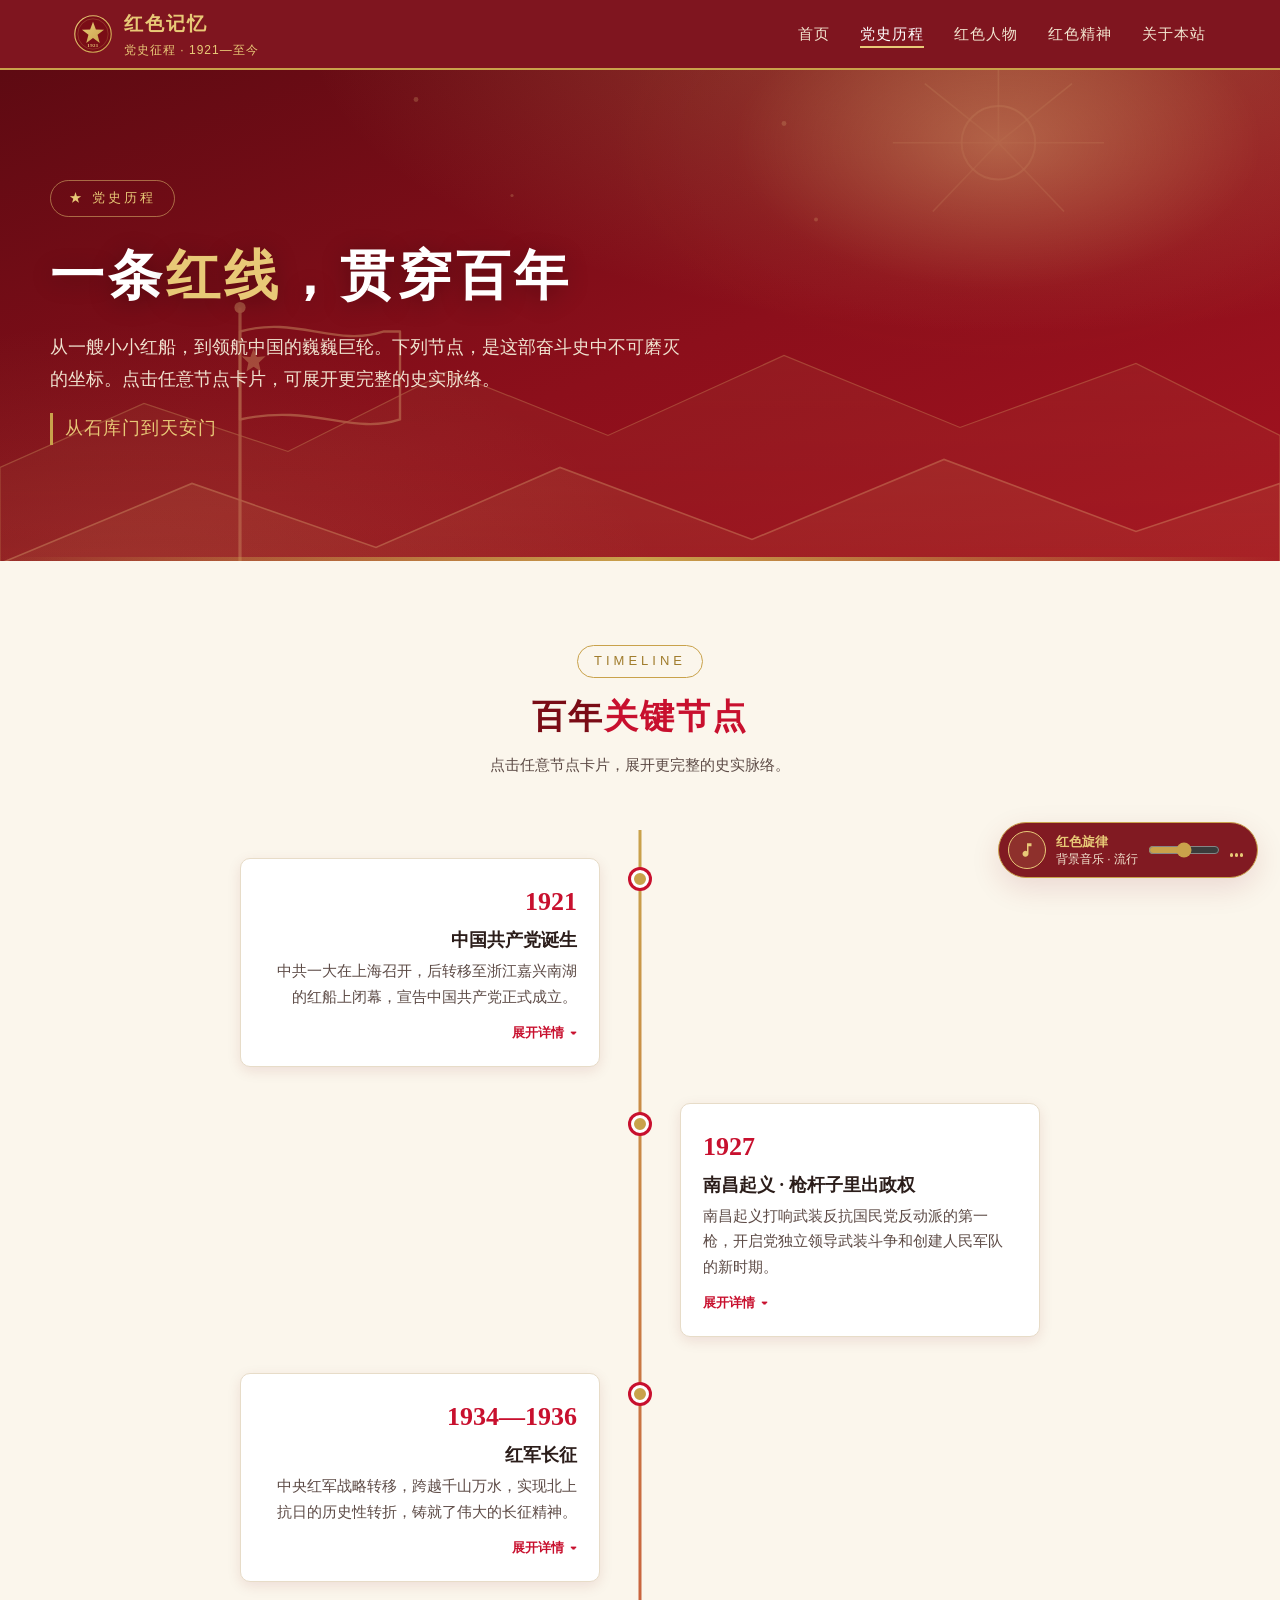
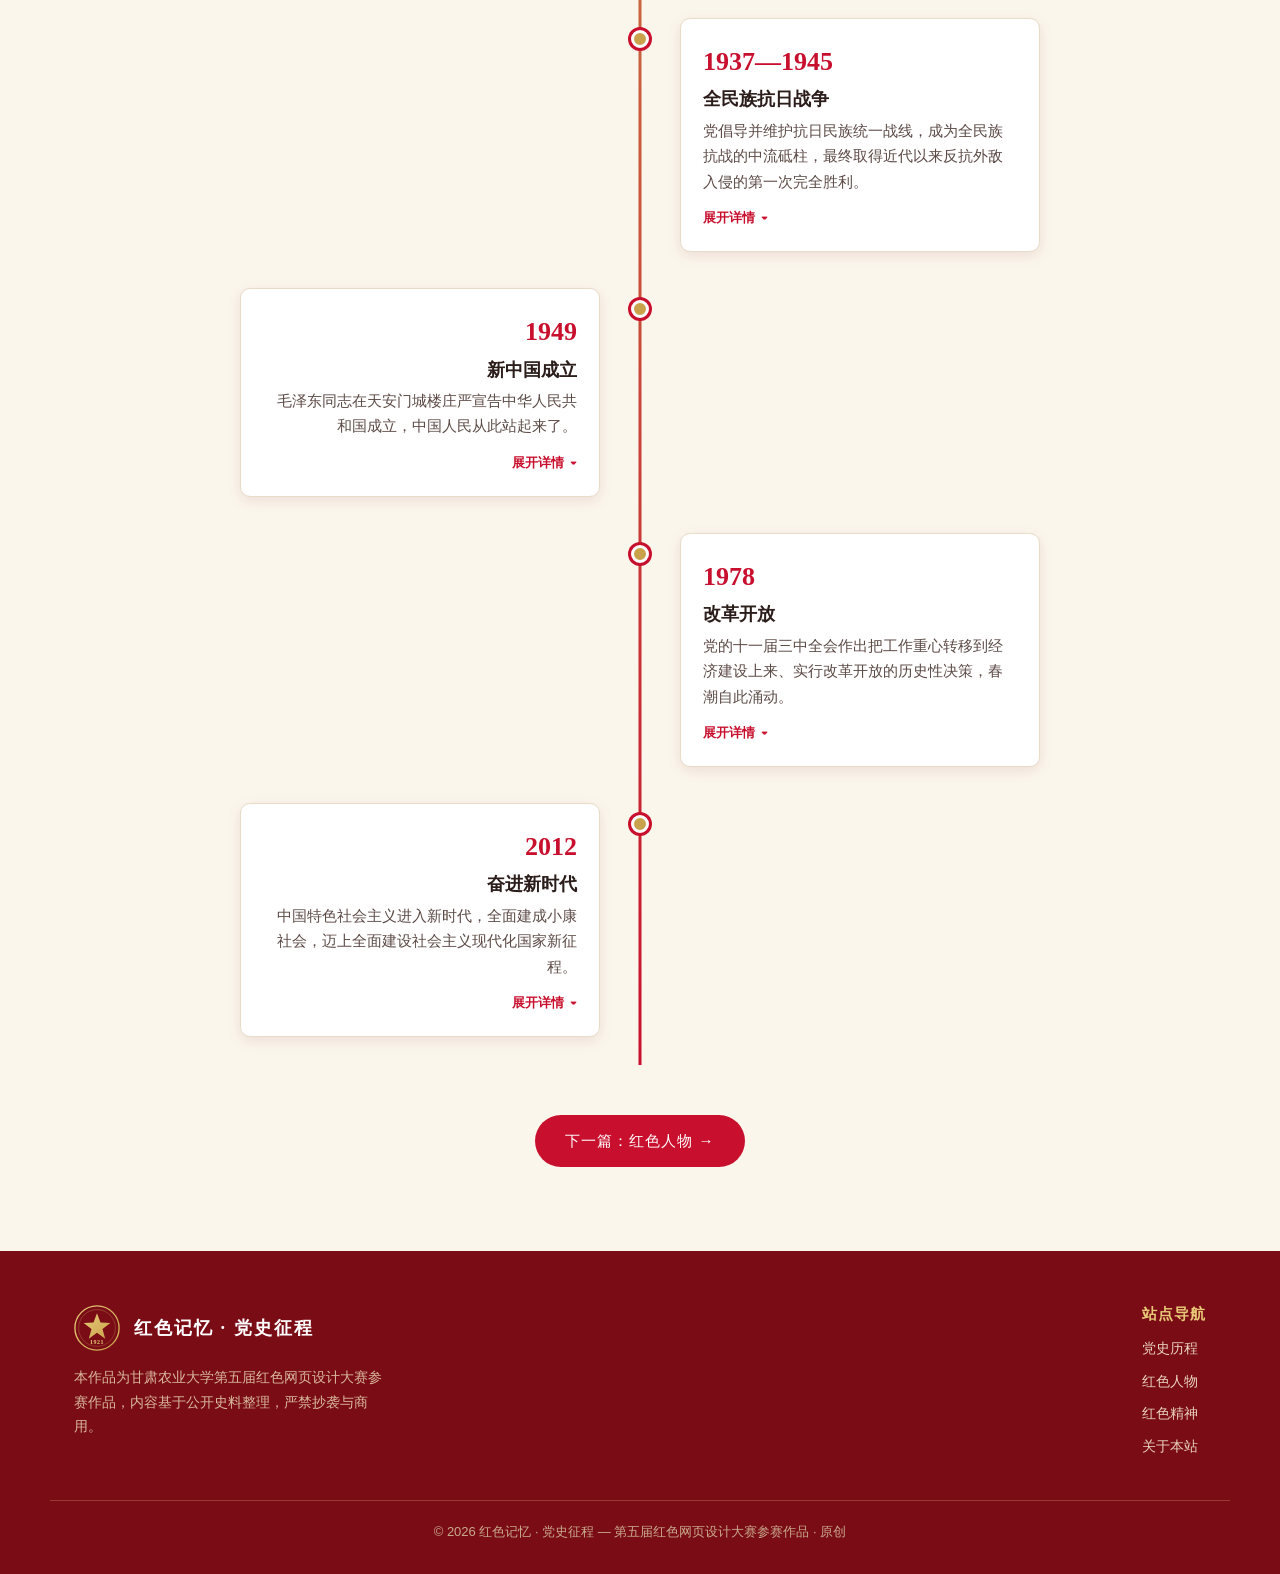
<file: history.html>
<!DOCTYPE html>
<html lang="zh-CN">
<head>
  <meta charset="UTF-8">
  <meta name="viewport" content="width=device-width, initial-scale=1.0">
  <title>党史历程 · 红色记忆</title>
  <meta name="description" content="从中共一大到新时代，以时间轴回顾党的百年奋斗关键节点，点击节点可展开详情。">
  <link rel="stylesheet" href="css/style.css">
  <link rel="icon" href="images/logo.svg" type="image/svg+xml">
</head>
<body>

  <header class="nav">
    <div class="wrap nav__inner">
      <a class="nav__brand" href="index.html">
        <img src="images/logo.svg" alt="站点徽标">
        <span><b>红色记忆</b><span>党史征程 · 1921—至今</span></span>
      </a>
      <button class="nav__toggle" aria-label="菜单">☰</button>
      <ul class="nav__links">
        <li><a href="index.html">首页</a></li>
        <li><a href="history.html" class="active">党史历程</a></li>
        <li><a href="heroes.html">红色人物</a></li>
        <li><a href="spirit.html">红色精神</a></li>
        <li><a href="about.html">关于本站</a></li>
      </ul>
    </div>
  </header>

  <main id="content" data-page="history">

    <section class="hero">
      <img class="hero__bg" src="images/hero-bg.svg" alt="">
      <div class="wrap hero__inner">
        <span class="hero__seal">★ 党史历程</span>
        <h1>一条<span class="accent">红线</span>，贯穿百年</h1>
        <p class="lead">从一艘小小红船，到领航中国的巍巍巨轮。下列节点，是这部奋斗史中不可磨灭的坐标。点击任意节点卡片，可展开更完整的史实脉络。</p>
      </div>
    </section>

    <section class="section">
      <div class="wrap">
        <div class="section__head reveal">
          <span class="section__kicker">TIMELINE</span>
          <h2 class="section__title">百年<em>关键节点</em></h2>
          <p class="section__sub">点击任意节点卡片，展开更完整的史实脉络。</p>
        </div>
        <div class="timeline">

          <div class="tl-item reveal">
            <span class="dot"></span>
            <div class="tl-card">
              <div class="yr">1921</div>
              <h4>中国共产党诞生</h4>
              <p>中共一大在上海召开，后转移至浙江嘉兴南湖的红船上闭幕，宣告中国共产党正式成立。</p>
              <div class="tl-detail">
                <p>1921 年 7 月，中国共产党第一次全国代表大会召开，通过了党的第一个纲领和决议，选举产生了中央局。这是中国历史上开天辟地的大事变，从此中国革命的面目焕然一新。</p>
              </div>
              <span class="tl-toggle">展开详情 <span class="chev">▾</span></span>
            </div>
          </div>

          <div class="tl-item reveal">
            <span class="dot"></span>
            <div class="tl-card">
              <div class="yr">1927</div>
              <h4>南昌起义 · 枪杆子里出政权</h4>
              <p>南昌起义打响武装反抗国民党反动派的第一枪，开启党独立领导武装斗争和创建人民军队的新时期。</p>
              <div class="tl-detail">
                <p>1927 年 8 月 1 日，南昌起义爆发。此后党先后发动秋收起义、广州起义等，开始探索农村包围城市、武装夺取政权的革命道路。</p>
              </div>
              <span class="tl-toggle">展开详情 <span class="chev">▾</span></span>
            </div>
          </div>

          <div class="tl-item reveal">
            <span class="dot"></span>
            <div class="tl-card">
              <div class="yr">1934—1936</div>
              <h4>红军长征</h4>
              <p>中央红军战略转移，跨越千山万水，实现北上抗日的历史性转折，铸就了伟大的长征精神。</p>
              <div class="tl-detail">
                <p>长征历时两年，跨越十几个省，翻越雪山草地，冲破敌人重重封锁。长征是宣言书、是宣传队、是播种机，保存了党和红军的骨干力量，打开了中国革命的新局面。</p>
              </div>
              <span class="tl-toggle">展开详情 <span class="chev">▾</span></span>
            </div>
          </div>

          <div class="tl-item reveal">
            <span class="dot"></span>
            <div class="tl-card">
              <div class="yr">1937—1945</div>
              <h4>全民族抗日战争</h4>
              <p>党倡导并维护抗日民族统一战线，成为全民族抗战的中流砥柱，最终取得近代以来反抗外敌入侵的第一次完全胜利。</p>
              <div class="tl-detail">
                <p>十四年浴血奋战中，党领导八路军、新四军深入敌后，开展游击战争，建立抗日根据地，以巨大牺牲支撑起全民族抗战的希望，为世界反法西斯战争作出重要贡献。</p>
              </div>
              <span class="tl-toggle">展开详情 <span class="chev">▾</span></span>
            </div>
          </div>

          <div class="tl-item reveal">
            <span class="dot"></span>
            <div class="tl-card">
              <div class="yr">1949</div>
              <h4>新中国成立</h4>
              <p>毛泽东同志在天安门城楼庄严宣告中华人民共和国成立，中国人民从此站起来了。</p>
              <div class="tl-detail">
                <p>新中国的成立，彻底结束了旧中国半殖民地半封建社会的历史，实现了民族独立和人民解放，开启了中华民族发展进步的历史新纪元。</p>
              </div>
              <span class="tl-toggle">展开详情 <span class="chev">▾</span></span>
            </div>
          </div>

          <div class="tl-item reveal">
            <span class="dot"></span>
            <div class="tl-card">
              <div class="yr">1978</div>
              <h4>改革开放</h4>
              <p>党的十一届三中全会作出把工作重心转移到经济建设上来、实行改革开放的历史性决策，春潮自此涌动。</p>
              <div class="tl-detail">
                <p>改革开放极大解放和发展了社会生产力，中国实现了从温饱不足到总体小康、再到迈向全面小康的历史性跨越，走出了一条中国特色社会主义道路。</p>
              </div>
              <span class="tl-toggle">展开详情 <span class="chev">▾</span></span>
            </div>
          </div>

          <div class="tl-item reveal">
            <span class="dot"></span>
            <div class="tl-card">
              <div class="yr">2012</div>
              <h4>奋进新时代</h4>
              <p>中国特色社会主义进入新时代，全面建成小康社会，迈上全面建设社会主义现代化国家新征程。</p>
              <div class="tl-detail">
                <p>党的十八大以来，党和国家事业取得历史性成就、发生历史性变革。决战脱贫攻坚、全面建成小康社会，中华民族迎来了从站起来、富起来到强起来的伟大飞跃。</p>
              </div>
              <span class="tl-toggle">展开详情 <span class="chev">▾</span></span>
            </div>
          </div>

        </div>
        <div style="text-align:center;margin-top:50px" class="reveal">
          <a class="btn btn--red" href="heroes.html">下一篇：红色人物 →</a>
        </div>
      </div>
    </section>

  </main>

  <footer class="footer">
    <div class="wrap footer__top">
      <div>
        <div class="footer__brand">
          <img src="images/logo.svg" alt="徽标">
          <b>红色记忆 · 党史征程</b>
        </div>
        <p style="margin-top:14px;max-width:320px;font-size:14px;color:#d9b89c">
          本作品为甘肃农业大学第五届红色网页设计大赛参赛作品，内容基于公开史料整理，严禁抄袭与商用。
        </p>
      </div>
      <div class="footer__links">
        <div class="footer__col">
          <h4>站点导航</h4>
          <a href="history.html">党史历程</a>
          <a href="heroes.html">红色人物</a>
          <a href="spirit.html">红色精神</a>
          <a href="about.html">关于本站</a>
        </div>
      </div>
    </div>
    <div class="wrap footer__bottom">
      © 2026 红色记忆 · 党史征程 — 第五届红色网页设计大赛参赛作品 · 原创
    </div>
  </footer>

  <script src="js/main.js"></script>
</body>
</html>
</file>
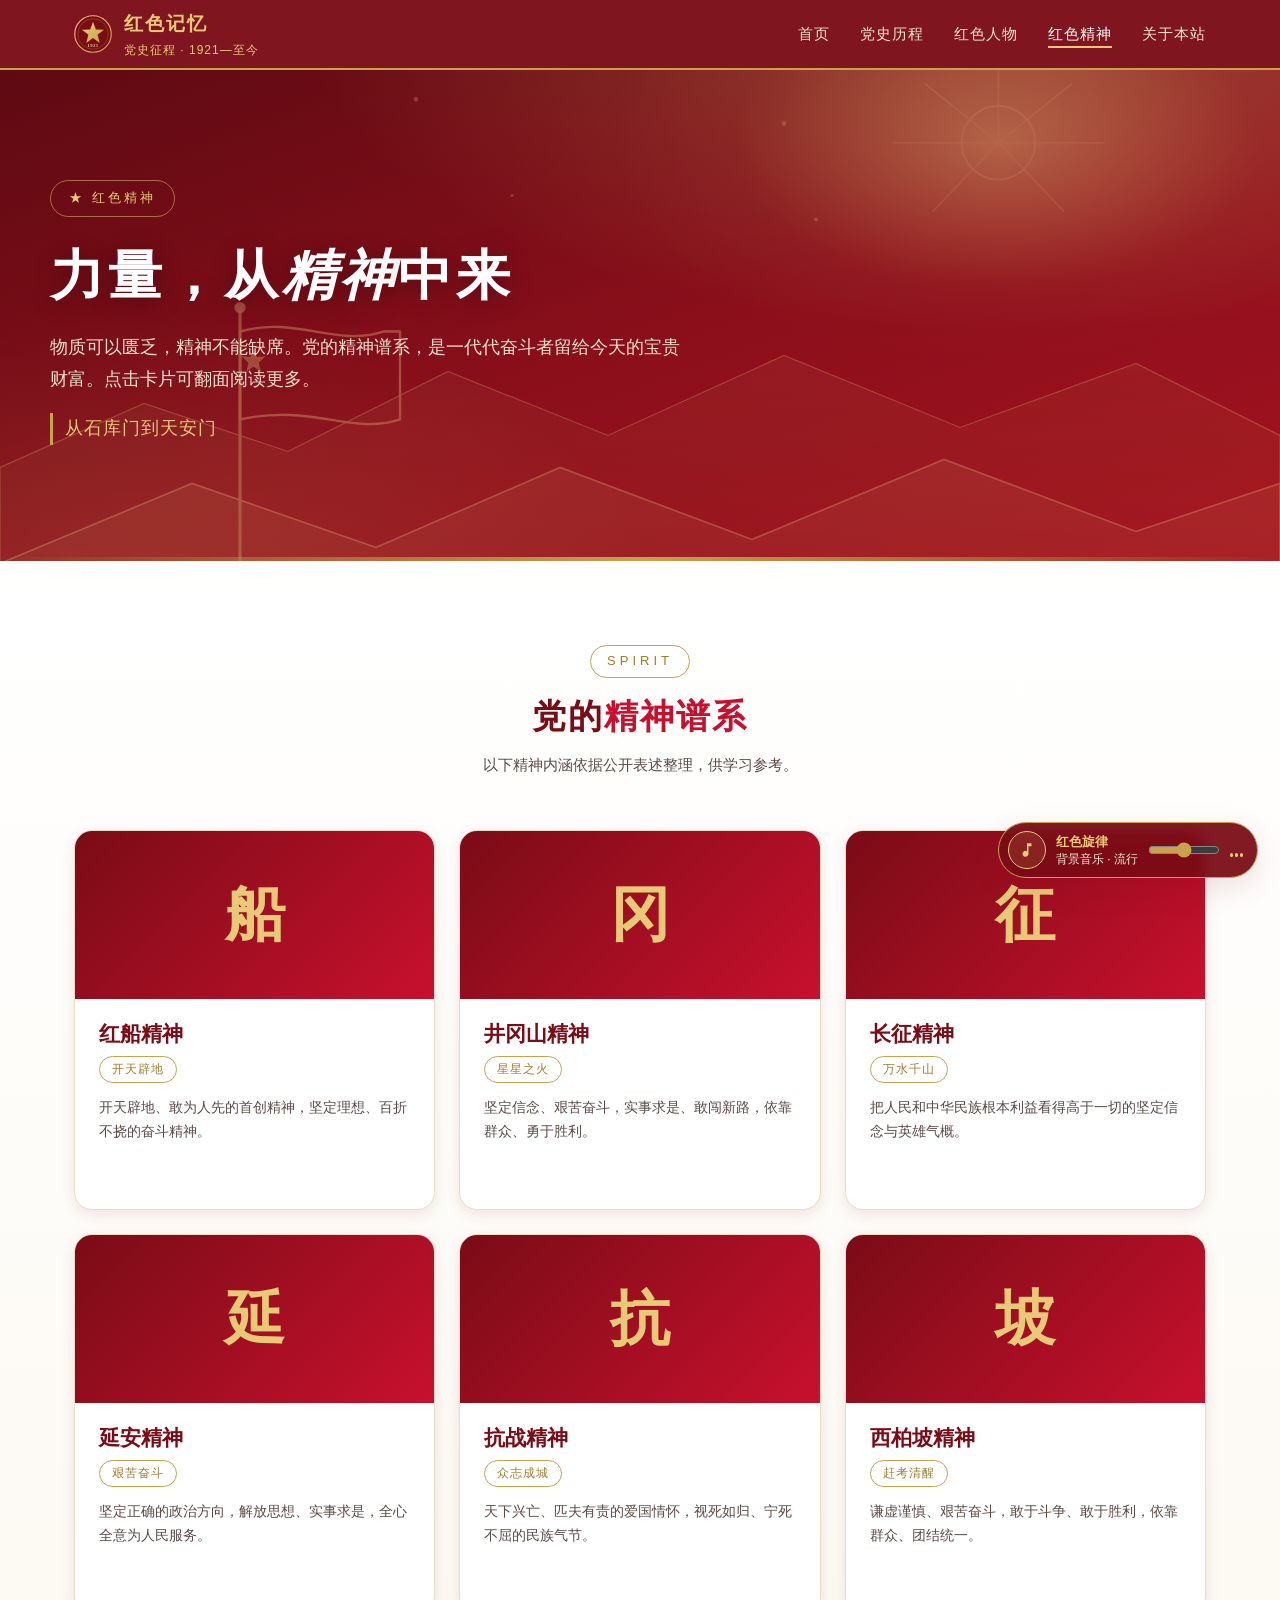
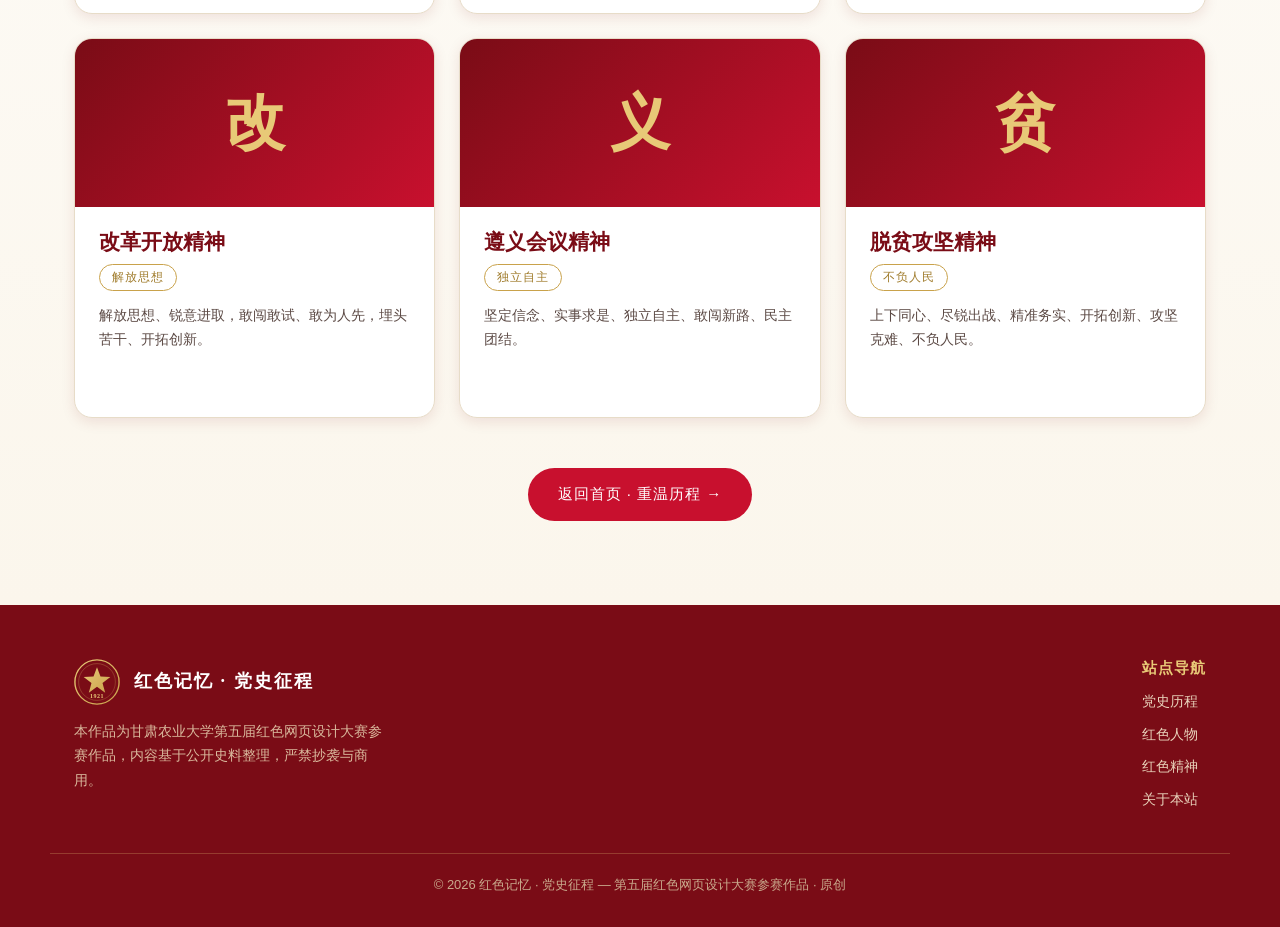
<file: spirit.html>
<!DOCTYPE html>
<html lang="zh-CN">
<head>
  <meta charset="UTF-8">
  <meta name="viewport" content="width=device-width, initial-scale=1.0">
  <title>红色精神 · 红色记忆</title>
  <meta name="description" content="梳理党的红色精神谱系：从红船精神到脱贫攻坚精神，点击卡片翻面阅读更多。">
  <link rel="stylesheet" href="css/style.css">
  <link rel="icon" href="images/logo.svg" type="image/svg+xml">
</head>
<body>

  <header class="nav">
    <div class="wrap nav__inner">
      <a class="nav__brand" href="index.html">
        <img src="images/logo.svg" alt="站点徽标">
        <span><b>红色记忆</b><span>党史征程 · 1921—至今</span></span>
      </a>
      <button class="nav__toggle" aria-label="菜单">☰</button>
      <ul class="nav__links">
        <li><a href="index.html">首页</a></li>
        <li><a href="history.html">党史历程</a></li>
        <li><a href="heroes.html">红色人物</a></li>
        <li><a href="spirit.html" class="active">红色精神</a></li>
        <li><a href="about.html">关于本站</a></li>
      </ul>
    </div>
  </header>

  <main id="content" data-page="spirit">

    <section class="hero">
      <img class="hero__bg" src="images/hero-bg.svg" alt="">
      <div class="wrap hero__inner">
        <span class="hero__seal">★ 红色精神</span>
        <h1>力量，从<em>精神</em>中来</h1>
        <p class="lead">物质可以匮乏，精神不能缺席。党的精神谱系，是一代代奋斗者留给今天的宝贵财富。点击卡片可翻面阅读更多。</p>
      </div>
    </section>

    <section class="section section--tint">
      <div class="wrap">
        <div class="section__head reveal">
          <span class="section__kicker">SPIRIT</span>
          <h2 class="section__title">党的<em>精神谱系</em></h2>
          <p class="section__sub">以下精神内涵依据公开表述整理，供学习参考。</p>
        </div>
        <div class="grid">

          <div class="person reveal">
            <div class="person__inner">
              <div class="person__face person__face--front">
                <div class="person__avatar"><span class="mono">船</span></div>
                <div class="person__body">
                  <h3>红船精神</h3>
                  <span class="tag">开天辟地</span>
                  <p>开天辟地、敢为人先的首创精神，坚定理想、百折不挠的奋斗精神。</p>
                </div>
              </div>
              <div class="person__face person__face--back">
                <div class="pb-body">
                  <h3>红船精神</h3>
                  <p>2005 年提出。一条小小红船承载千钧，播下了中国革命的火种，成为中国革命源头的象征，蕴含着首创、奋斗、奉献的深刻内涵。</p>
                </div>
                <div class="person__hint">点击返回正面 ↺</div>
              </div>
            </div>
          </div>

          <div class="person reveal">
            <div class="person__inner">
              <div class="person__face person__face--front">
                <div class="person__avatar"><span class="mono">冈</span></div>
                <div class="person__body">
                  <h3>井冈山精神</h3>
                  <span class="tag">星星之火</span>
                  <p>坚定信念、艰苦奋斗，实事求是、敢闯新路，依靠群众、勇于胜利。</p>
                </div>
              </div>
              <div class="person__face person__face--back">
                <div class="pb-body">
                  <h3>井冈山精神</h3>
                  <p>大革命失败后，党在井冈山开辟农村包围城市、武装夺取政权的道路，点燃了工农武装割据的星星之火，奠定了党和人民军队的根基。</p>
                </div>
                <div class="person__hint">点击返回正面 ↺</div>
              </div>
            </div>
          </div>

          <div class="person reveal">
            <div class="person__inner">
              <div class="person__face person__face--front">
                <div class="person__avatar"><span class="mono">征</span></div>
                <div class="person__body">
                  <h3>长征精神</h3>
                  <span class="tag">万水千山</span>
                  <p>把人民和中华民族根本利益看得高于一切的坚定信念与英雄气概。</p>
                </div>
              </div>
              <div class="person__face person__face--back">
                <div class="pb-body">
                  <h3>长征精神</h3>
                  <p>长征是宣言书、宣传队、播种机。红军以非凡的意志跨越万水千山，实现了战略大转移，保存了革命力量，打开了中国革命的新局面。</p>
                </div>
                <div class="person__hint">点击返回正面 ↺</div>
              </div>
            </div>
          </div>

          <div class="person reveal">
            <div class="person__inner">
              <div class="person__face person__face--front">
                <div class="person__avatar"><span class="mono">延</span></div>
                <div class="person__body">
                  <h3>延安精神</h3>
                  <span class="tag">艰苦奋斗</span>
                  <p>坚定正确的政治方向，解放思想、实事求是，全心全意为人民服务。</p>
                </div>
              </div>
              <div class="person__face person__face--back">
                <div class="pb-body">
                  <h3>延安精神</h3>
                  <p>党中央在延安的十三年，领导抗日战争和解放战争，培育了宝贵的精神财富。自力更生、艰苦奋斗的作风，至今仍熠熠生辉。</p>
                </div>
                <div class="person__hint">点击返回正面 ↺</div>
              </div>
            </div>
          </div>

          <div class="person reveal">
            <div class="person__inner">
              <div class="person__face person__face--front">
                <div class="person__avatar"><span class="mono">抗</span></div>
                <div class="person__body">
                  <h3>抗战精神</h3>
                  <span class="tag">众志成城</span>
                  <p>天下兴亡、匹夫有责的爱国情怀，视死如归、宁死不屈的民族气节。</p>
                </div>
              </div>
              <div class="person__face person__face--back">
                <div class="pb-body">
                  <h3>抗战精神</h3>
                  <p>十四年浴血奋战，中国人民以巨大牺牲赢得近代以来反抗外敌入侵的第一次完全胜利，彰显了天下兴亡、匹夫有责的爱国情怀与血战到底的英雄气概。</p>
                </div>
                <div class="person__hint">点击返回正面 ↺</div>
              </div>
            </div>
          </div>

          <div class="person reveal">
            <div class="person__inner">
              <div class="person__face person__face--front">
                <div class="person__avatar"><span class="mono">坡</span></div>
                <div class="person__body">
                  <h3>西柏坡精神</h3>
                  <span class="tag">赶考清醒</span>
                  <p>谦虚谨慎、艰苦奋斗，敢于斗争、敢于胜利，依靠群众、团结统一。</p>
                </div>
              </div>
              <div class="person__face person__face--back">
                <div class="pb-body">
                  <h3>西柏坡精神</h3>
                  <p>解放战争决战阶段，党中央在西柏坡指挥三大战役，提出"两个务必"，踏上"进京赶考"的征程，体现了清醒自警、接续奋斗的宝贵品格。</p>
                </div>
                <div class="person__hint">点击返回正面 ↺</div>
              </div>
            </div>
          </div>

          <div class="person reveal">
            <div class="person__inner">
              <div class="person__face person__face--front">
                <div class="person__avatar"><span class="mono">改</span></div>
                <div class="person__body">
                  <h3>改革开放精神</h3>
                  <span class="tag">解放思想</span>
                  <p>解放思想、锐意进取，敢闯敢试、敢为人先，埋头苦干、开拓创新。</p>
                </div>
              </div>
              <div class="person__face person__face--back">
                <div class="pb-body">
                  <h3>改革开放精神</h3>
                  <p>1978 年以来，党带领人民开辟中国特色社会主义道路，以解放思想、锐意进取的魄力，创造了举世瞩目的发展奇迹，极大改变了中国的面貌。</p>
                </div>
                <div class="person__hint">点击返回正面 ↺</div>
              </div>
            </div>
          </div>

          <div class="person reveal">
            <div class="person__inner">
              <div class="person__face person__face--front">
                <div class="person__avatar"><span class="mono">义</span></div>
                <div class="person__body">
                  <h3>遵义会议精神</h3>
                  <span class="tag">独立自主</span>
                  <p>坚定信念、实事求是、独立自主、敢闯新路、民主团结。</p>
                </div>
              </div>
              <div class="person__face person__face--back">
                <div class="pb-body">
                  <h3>遵义会议精神</h3>
                  <p>1935 年遵义会议，在危急关头确立了党中央的正确领导，成为党历史上一个生死攸关的转折点，彰显了坚持真理、修正错误的政治勇气。</p>
                </div>
                <div class="person__hint">点击返回正面 ↺</div>
              </div>
            </div>
          </div>

          <div class="person reveal">
            <div class="person__inner">
              <div class="person__face person__face--front">
                <div class="person__avatar"><span class="mono">贫</span></div>
                <div class="person__body">
                  <h3>脱贫攻坚精神</h3>
                  <span class="tag">不负人民</span>
                  <p>上下同心、尽锐出战、精准务实、开拓创新、攻坚克难、不负人民。</p>
                </div>
              </div>
              <div class="person__face person__face--back">
                <div class="pb-body">
                  <h3>脱贫攻坚精神</h3>
                  <p>新时代脱贫攻坚战中，数百万扶贫干部倾力奉献，历史性解决了绝对贫困问题，兑现了"全面小康路上一个也不能少"的庄严承诺。</p>
                </div>
                <div class="person__hint">点击返回正面 ↺</div>
              </div>
            </div>
          </div>

        </div>
        <div style="text-align:center;margin-top:50px" class="reveal">
          <a class="btn btn--red" href="index.html">返回首页 · 重温历程 →</a>
        </div>
      </div>
    </section>

  </main>

  <footer class="footer">
    <div class="wrap footer__top">
      <div>
        <div class="footer__brand">
          <img src="images/logo.svg" alt="徽标">
          <b>红色记忆 · 党史征程</b>
        </div>
        <p style="margin-top:14px;max-width:320px;font-size:14px;color:#d9b89c">
          本作品为甘肃农业大学第五届红色网页设计大赛参赛作品，内容基于公开史料整理，严禁抄袭与商用。
        </p>
      </div>
      <div class="footer__links">
        <div class="footer__col">
          <h4>站点导航</h4>
          <a href="history.html">党史历程</a>
          <a href="heroes.html">红色人物</a>
          <a href="spirit.html">红色精神</a>
          <a href="about.html">关于本站</a>
        </div>
      </div>
    </div>
    <div class="wrap footer__bottom">
      © 2026 红色记忆 · 党史征程 — 第五届红色网页设计大赛参赛作品 · 原创
    </div>
  </footer>

  <script src="js/main.js"></script>
</body>
</html>
</file>
<file: css/style.css>
/* ============================================================
   红色记忆 · 党史征程 — 全站设计系统
   风格：经典庄重红金（中国红 + 描金）
   约束：相对路径、图片存 images/、目录≤3层
   ============================================================ */

:root {
  /* —— 色彩令牌 —— */
  --red-deep:   #7A0C16;   /* 深红：页脚、底色 */
  --red:        #C8102E;   /* 主红：中国红 */
  --red-bright: #E23B2E;   /* 亮红：hover */
  --gold:       #C9A24B;   /* 金：主点缀 */
  --gold-light: #E8C977;   /* 浅金：高光/描边 */
  --gold-deep:  #A07C2C;   /* 暗金：文字 */
  --cream:      #FBF6EC;   /* 米白：页面底色 */
  --paper:      #FFFFFF;   /* 卡片底 */
  --ink:        #2B1D1A;   /* 墨色：正文 */
  --ink-soft:   #5C4A45;   /* 次级文字 */
  --line:       #E7DCC8;   /* 分隔线 */

  /* —— 字体令牌 —— */
  --font-serif: "Noto Serif SC", "Source Han Serif SC", "Songti SC", "STSong", "SimSun", serif;
  --font-sans:  "Noto Sans SC", "PingFang SC", "Microsoft YaHei", "Hiragino Sans GB", sans-serif;

  /* —— 间距/圆角 —— */
  --radius:     10px;
  --radius-lg:  18px;
  --shadow:     0 10px 30px rgba(122, 12, 22, 0.12);
  --shadow-sm:  0 4px 14px rgba(122, 12, 22, 0.10);
  --maxw:       1180px;
}

* { margin: 0; padding: 0; box-sizing: border-box; }

html { scroll-behavior: smooth; }

body {
  font-family: var(--font-sans);
  color: var(--ink);
  background: var(--cream);
  line-height: 1.75;
  -webkit-font-smoothing: antialiased;
}

img, svg { display: block; max-width: 100%; }

a { color: inherit; text-decoration: none; }

h1, h2, h3, h4 { font-family: var(--font-serif); font-weight: 700; line-height: 1.25; color: var(--red-deep); }

.wrap { max-width: var(--maxw); margin: 0 auto; padding: 0 24px; }

#content { min-height: 62vh; }

/* ======================= 顶部导航 ======================= */
.nav {
  position: sticky; top: 0; z-index: 50;
  background: rgba(122, 12, 22, 0.96);
  -webkit-backdrop-filter: blur(6px);
  backdrop-filter: blur(6px);
  border-bottom: 2px solid var(--gold);
}
.nav__inner { display: flex; align-items: center; justify-content: space-between; height: 68px; }
.nav__brand { display: flex; align-items: center; gap: 12px; color: #fff; }
.nav__brand img { width: 38px; height: 38px; }
.nav__brand b { font-family: var(--font-serif); font-size: 19px; letter-spacing: 2px; }
.nav__brand span { font-size: 12px; color: var(--gold-light); letter-spacing: 1px; display: block; }
.nav__links { display: flex; gap: 30px; list-style: none; }
.nav__links a {
  color: #f3e6d0; font-size: 15px; letter-spacing: 1px; position: relative; padding: 6px 0;
}
.nav__links a::after {
  content: ""; position: absolute; left: 0; bottom: 0; width: 0; height: 2px;
  background: var(--gold-light); transition: width .3s;
}
.nav__links a:hover::after, .nav__links a.active::after { width: 100%; }
.nav__links a.active { color: #fff; }
.nav__toggle { display: none; background: none; border: 0; color: #fff; font-size: 26px; cursor: pointer; }

/* ======================= 通用区块 ======================= */
.section { padding: 84px 0; }
.section--tint { background: linear-gradient(180deg, #fff 0%, var(--cream) 100%); }
.section--solid { background: var(--red-deep); color: #f3e6d0; }
.section__head { text-align: center; margin-bottom: 52px; }
.section__kicker {
  display: inline-block; color: var(--gold-deep); letter-spacing: 4px; font-size: 13px;
  border: 1px solid var(--gold); padding: 4px 16px; border-radius: 30px; margin-bottom: 18px;
}
.section--solid .section__kicker { color: var(--gold-light); border-color: rgba(232,201,119,.6); }
.section__title { font-size: 34px; letter-spacing: 2px; }
.section__title em { color: var(--red); font-style: normal; }
.section--solid .section__title { color: #fff; }
.section--solid .section__title em { color: var(--gold-light); }
.section__sub { color: var(--ink-soft); margin-top: 14px; font-size: 15px; }
.section--solid .section__sub { color: #e9d3bb; }

/* ======================= 按钮 ======================= */
.btn {
  display: inline-flex; align-items: center; gap: 8px;
  font-family: var(--font-sans); font-size: 15px; letter-spacing: 1px;
  padding: 13px 30px; border-radius: 40px; cursor: pointer; border: 0;
  transition: transform .2s, box-shadow .2s, background .2s;
}
.btn--gold { background: linear-gradient(135deg, var(--gold-light), var(--gold)); color: var(--red-deep); font-weight: 700; box-shadow: var(--shadow-sm); }
.btn--gold:hover { transform: translateY(-2px); box-shadow: var(--shadow); }
.btn--ghost { background: transparent; color: #fff; border: 1.5px solid var(--gold-light); }
.btn--ghost:hover { background: rgba(232, 201, 119, 0.15); }
.btn--red { background: var(--red); color: #fff; }
.btn--red:hover { background: var(--red-bright); transform: translateY(-2px); }
.btn--light { background: #fff; color: var(--red-deep); font-weight: 700; }
.btn--light:hover { transform: translateY(-2px); box-shadow: var(--shadow); }

/* ======================= Hero / 封面 ======================= */
.hero {
  position: relative; color: #fff; overflow: hidden;
  background:
    radial-gradient(1200px 520px at 80% -10%, rgba(232,201,119,.28), transparent 60%),
    radial-gradient(900px 480px at 10% 110%, rgba(232,201,119,.12), transparent 60%),
    linear-gradient(160deg, #5e0a12 0%, #8c0f1b 55%, #a3121f 100%);
}
.hero::after { /* 顶部金色描边，强化"封面"感 */
  content: ""; position: absolute; left: 0; right: 0; bottom: 0; height: 4px;
  background: linear-gradient(90deg, transparent, var(--gold), transparent);
}
.hero__bg { position: absolute; inset: 0; width: 100%; height: 100%; object-fit: cover; opacity: .35; }
.hero__inner { position: relative; z-index: 2; padding: 110px 0 116px; }
.hero__seal {
  display: inline-flex; align-items: center; gap: 10px; color: var(--gold-light);
  border: 1px solid rgba(232,201,119,.5); padding: 6px 18px; border-radius: 30px;
  font-size: 13px; letter-spacing: 3px; margin-bottom: 26px;
}
.hero h1 { color: #fff; font-size: 54px; letter-spacing: 4px; text-shadow: 0 4px 24px rgba(0,0,0,.3); }
.hero h1 .accent { color: var(--gold-light); }
.hero p.lead { margin: 22px 0 0; font-size: 18px; color: #f0e2cf; max-width: 640px; }
.hero__cta { display: flex; gap: 16px; flex-wrap: wrap; margin-top: 36px; }
.hero__stats { display: flex; gap: 46px; margin-top: 60px; flex-wrap: wrap; }
.hero__stats .num { font-family: var(--font-serif); font-size: 40px; color: var(--gold-light); font-weight: 700; }
.hero__stats .lbl { font-size: 13px; color: #e9d8bf; letter-spacing: 1px; }

/* ======================= 入口卡片 ======================= */
.cards { display: grid; grid-template-columns: repeat(3, 1fr); gap: 26px; }
.card {
  background: var(--paper); border-radius: var(--radius-lg); overflow: hidden;
  box-shadow: var(--shadow-sm); border: 1px solid var(--line);
  transition: transform .25s, box-shadow .25s; position: relative; display: block;
}
.card:hover { transform: translateY(-6px); box-shadow: var(--shadow); }
.card__top { height: 150px; background: linear-gradient(135deg, var(--red-deep), var(--red)); position: relative; display: flex; align-items: center; justify-content: center; }
.card__top img { width: 72px; height: 72px; filter: drop-shadow(0 4px 10px rgba(0,0,0,.25)); }
.card__body { padding: 24px 26px 30px; }
.card__body h3 { font-size: 22px; margin-bottom: 10px; }
.card__body p { color: var(--ink-soft); font-size: 14.5px; }
.card__more { margin-top: 18px; color: var(--red); font-weight: 600; font-size: 14px; display: inline-flex; gap: 6px; }
.card__more:hover { color: var(--red-bright); }

/* ======================= 序言导读（双栏） ======================= */
.reading { display: grid; grid-template-columns: 0.9fr 1.1fr; gap: 44px; align-items: center; }
.reading__media {
  position: relative; border-radius: var(--radius-lg); overflow: hidden;
  background: linear-gradient(160deg, var(--red-deep), var(--red));
  min-height: 320px; display: flex; align-items: center; justify-content: center;
  box-shadow: var(--shadow);
}
.reading__media img { width: 100%; height: 100%; object-fit: cover; opacity: .9; }
.reading__media .emblem {
  font-family: var(--font-serif); font-size: 120px; color: var(--gold-light);
  text-shadow: 0 6px 30px rgba(0,0,0,.35); font-weight: 700;
}
.reading__media::after {
  content: "★"; position: absolute; right: 22px; bottom: 16px; color: var(--gold-light); font-size: 30px; opacity: .8;
}
.reading__text h2 { font-size: 30px; letter-spacing: 2px; margin-bottom: 16px; }
.reading__text p { color: var(--ink-soft); margin-bottom: 14px; }
.reading__text .quote {
  border-left: 4px solid var(--gold); padding: 6px 0 6px 18px; color: var(--red-deep);
  font-family: var(--font-serif); font-size: 17px; line-height: 2;
}

/* ======================= 数据带 ======================= */
.databar { background: var(--red-deep); color: #fff; }
.databar .wrap { display: flex; justify-content: space-around; flex-wrap: wrap; gap: 24px; padding: 46px 24px; }
.databar .item { text-align: center; }
.databar .item .n { font-family: var(--font-serif); font-size: 44px; color: var(--gold-light); font-weight: 700; }
.databar .item .t { font-size: 14px; color: #eccfb6; letter-spacing: 1px; margin-top: 4px; }

/* ======================= 红色圣地 画廊 ======================= */
.gallery { display: grid; grid-template-columns: repeat(3, 1fr); gap: 24px; }
.site-card {
  background: var(--paper); border-radius: var(--radius-lg); overflow: hidden;
  border: 1px solid var(--line); box-shadow: var(--shadow-sm);
  transition: transform .25s, box-shadow .25s;
}
.site-card:hover { transform: translateY(-6px); box-shadow: var(--shadow); }
.site-card__top {
  height: 140px; background: linear-gradient(135deg, var(--red-deep), var(--red));
  display: flex; align-items: center; justify-content: center; position: relative;
}
.site-card__top .ch { font-family: var(--font-serif); font-size: 56px; color: var(--gold-light); font-weight: 700; }
.site-card__top .yr {
  position: absolute; right: 16px; bottom: 12px; color: #f0e2cf; font-size: 13px; letter-spacing: 1px;
}
.site-card__body { padding: 20px 24px 26px; }
.site-card__body h3 { font-size: 20px; margin-bottom: 8px; }
.site-card__body p { color: var(--ink-soft); font-size: 14px; }

/* ======================= 经典诗词 ======================= */
.poems { display: grid; grid-template-columns: 1fr 1fr; gap: 28px; max-width: 960px; margin: 0 auto; }
.poem {
  background: var(--paper); border: 1px solid var(--line); border-radius: var(--radius-lg);
  padding: 30px 32px; box-shadow: var(--shadow-sm); position: relative; overflow: hidden;
}
.poem::before {
  content: "“"; position: absolute; top: -18px; left: 14px; font-family: var(--font-serif);
  font-size: 110px; color: rgba(200,16,46,.10); line-height: 1;
}
.poem__title { font-family: var(--font-serif); font-size: 20px; color: var(--red-deep); margin-bottom: 14px; letter-spacing: 1px; }
.poem__text { font-family: var(--font-serif); font-size: 16px; line-height: 2.1; color: var(--ink); white-space: pre-line; }
.poem__by { margin-top: 14px; font-size: 13px; color: var(--gold-deep); letter-spacing: 1px; text-align: right; }

/* ======================= 时间轴 ======================= */
.timeline { position: relative; max-width: 880px; margin: 0 auto; padding: 10px 0; }
.timeline::before { content: ""; position: absolute; left: 50%; top: 0; bottom: 0; width: 3px; background: linear-gradient(var(--gold), var(--red)); transform: translateX(-50%); }
.tl-item { position: relative; width: 50%; padding: 18px 40px; }
.tl-item:nth-child(odd) { left: 0; text-align: right; }
.tl-item:nth-child(even) { left: 50%; text-align: left; }
.tl-item .dot { position: absolute; top: 30px; width: 18px; height: 18px; border-radius: 50%; background: var(--gold); border: 3px solid #fff; box-shadow: 0 0 0 3px var(--red); }
.tl-item:nth-child(odd) .dot { right: -9px; }
.tl-item:nth-child(even) .dot { left: -9px; }
.tl-card { background: var(--paper); border: 1px solid var(--line); border-radius: var(--radius); padding: 20px 22px; box-shadow: var(--shadow-sm); }
.tl-card .yr { font-family: var(--font-serif); font-size: 26px; color: var(--red); font-weight: 700; }
.tl-card h4 { color: var(--ink); font-size: 18px; margin: 4px 0 8px; }
.tl-card p { color: var(--ink-soft); font-size: 14.5px; }
.tl-card { cursor: pointer; }
.tl-detail { max-height: 0; overflow: hidden; transition: max-height .45s ease; }
.tl-card.open .tl-detail { max-height: 320px; }
.tl-toggle { margin-top: 12px; display: inline-flex; align-items: center; gap: 6px; color: var(--red); font-size: 13px; font-weight: 600; }
.tl-toggle .chev { display: inline-block; transition: transform .3s; }
.tl-card.open .tl-toggle .chev { transform: rotate(180deg); }

/* ======================= 人物/精神 网格 ======================= */
.grid { display: grid; grid-template-columns: repeat(3, 1fr); gap: 24px; perspective: 1000px; }
.person {
  background: transparent; border: 0; box-shadow: none; overflow: visible; cursor: pointer;
  transition: transform .25s; border-radius: var(--radius-lg);
}
.person:hover { transform: translateY(-5px); }
.person__inner { position: relative; width: 100%; height: 380px; transition: transform .6s; transform-style: preserve-3d; }
.person.flipped .person__inner { transform: rotateY(180deg); }
.person__face { position: absolute; inset: 0; -webkit-backface-visibility: hidden; backface-visibility: hidden; border-radius: var(--radius-lg); overflow: hidden; border: 1px solid var(--line); box-shadow: var(--shadow-sm); background: var(--paper); }
.person__face--front { display: flex; flex-direction: column; }
.person__avatar { height: 168px; background: linear-gradient(135deg, var(--red-deep), var(--red)); display: flex; align-items: center; justify-content: center; position: relative; }
.person__avatar .mono { font-family: var(--font-serif); font-size: 60px; color: var(--gold-light); font-weight: 700; }
.person__body { padding: 22px 24px 26px; }
.person__body h3 { font-size: 21px; }
.person__body .tag { display: inline-block; font-size: 12px; color: var(--gold-deep); border: 1px solid var(--gold); border-radius: 20px; padding: 2px 12px; margin: 8px 0 12px; letter-spacing: 1px; }
.person__body p { color: var(--ink-soft); font-size: 14px; }
.person__face--back { transform: rotateY(180deg); display: flex; flex-direction: column; background: linear-gradient(160deg, var(--red-deep), var(--red)); color: #fff; }
.person__face--back .pb-body { padding: 22px 24px; overflow-y: auto; flex: 1; }
.person__face--back h3 { color: var(--gold-light); font-size: 20px; margin-bottom: 10px; }
.person__face--back p { color: #f3e2cf; font-size: 14px; line-height: 1.9; }
.person__hint { padding: 12px 24px; font-size: 12px; color: var(--gold-light); letter-spacing: 1px; border-top: 1px solid rgba(232,201,119,.3); }

/* ======================= 分隔纹样 ======================= */
.divider { display: flex; align-items: center; justify-content: center; gap: 14px; margin: 8px 0 0; }
.divider::before, .divider::after { content: ""; height: 1px; width: 70px; background: var(--gold); }
.divider img { width: 22px; height: 22px; }

/* ======================= 声明/通知卡 ======================= */
.notice { background: var(--paper); border-left: 5px solid var(--red); border-radius: var(--radius); padding: 26px 30px; box-shadow: var(--shadow-sm); }
.notice h3 { margin-bottom: 12px; }
.notice p, .notice li { color: var(--ink-soft); font-size: 15px; }
.notice ul { padding-left: 20px; margin-top: 8px; }

/* ======================= 创作手记 ======================= */
.notes { display: grid; grid-template-columns: repeat(2, 1fr); gap: 22px; }
.note { background: var(--paper); border: 1px solid var(--line); border-radius: var(--radius-lg); padding: 26px 28px; box-shadow: var(--shadow-sm); }
.note h3 { font-size: 19px; margin-bottom: 10px; display: flex; align-items: center; gap: 10px; }
.note h3 .n { width: 30px; height: 30px; border-radius: 50%; background: var(--red); color: #fff; font-size: 15px; display: inline-flex; align-items: center; justify-content: center; flex: none; }
.note p { color: var(--ink-soft); font-size: 14.5px; }

/* ======================= 页脚 ======================= */
.footer { background: var(--red-deep); color: #e9d3bb; padding: 54px 0 30px; }
.footer__top { display: flex; justify-content: space-between; gap: 40px; flex-wrap: wrap; }
.footer__brand { display: flex; gap: 14px; align-items: center; }
.footer__brand img { width: 46px; height: 46px; }
.footer__brand b { color: #fff; font-family: var(--font-serif); font-size: 18px; letter-spacing: 2px; }
.footer__links { display: flex; gap: 40px; flex-wrap: wrap; }
.footer__col h4 { color: var(--gold-light); font-size: 15px; margin-bottom: 12px; letter-spacing: 1px; }
.footer__col a { display: block; color: #e9d3bb; font-size: 14px; margin-bottom: 8px; }
.footer__col a:hover { color: #fff; }
.footer__bottom { border-top: 1px solid rgba(232,201,119,.25); margin-top: 34px; padding-top: 20px; text-align: center; font-size: 13px; color: #c9a98c; }

/* ======================= 动画 ======================= */
.reveal { opacity: 0; transform: translateY(26px); transition: opacity .7s ease, transform .7s ease; }
.reveal.in { opacity: 1; transform: none; }

/* ======================= Hero 标语轮播 ======================= */
.hero__rotate { margin-top: 18px; min-height: 28px; }
.hero__rotate span { display: inline-block; color: var(--gold-light); font-family: var(--font-serif); font-size: 18px; letter-spacing: 1px; border-left: 3px solid var(--gold); padding-left: 12px; transition: opacity .5s; }

/* ======================= 背景音乐控件 ======================= */
.music { position: fixed; right: 22px; bottom: 22px; z-index: 90; display: flex; align-items: center; gap: 10px; background: rgba(122,12,22,.94); -webkit-backdrop-filter: blur(6px); backdrop-filter: blur(6px); border: 1px solid var(--gold); border-radius: 40px; padding: 8px 14px 8px 9px; color: #f3e6d0; box-shadow: var(--shadow); }
.music__btn { width: 38px; height: 38px; border-radius: 50%; border: 1px solid var(--gold-light); background: rgba(232,201,119,.12); color: var(--gold-light); display: flex; align-items: center; justify-content: center; cursor: pointer; flex: none; transition: background .2s, color .2s; }
.music__btn svg { width: 18px; height: 18px; }
.music__meta { font-size: 12px; line-height: 1.35; }
.music__meta b { display: block; font-family: var(--font-serif); color: var(--gold-light); font-size: 13px; }
.music__vol { width: 72px; accent-color: var(--gold); }
.music.playing .music__btn { background: var(--gold); color: var(--red-deep); }
.music__eq { display: inline-flex; gap: 2px; align-items: flex-end; height: 14px; }
.music__eq i { width: 3px; background: var(--gold-light); height: 30%; border-radius: 2px; }
.music.playing .music__eq i { animation: eq .9s ease-in-out infinite; }
.music.playing .music__eq i:nth-child(2){ animation-delay:.15s } .music.playing .music__eq i:nth-child(3){ animation-delay:.3s }
@keyframes eq { 0%,100%{height:30%} 50%{height:100%} }
@media (max-width: 560px) {
  .music__meta, .music__vol { display: none; }
  .music { padding: 8px; right: 14px; bottom: 14px; }
}

/* ======================= 响应式 ======================= */
@media (max-width: 900px) {
  .cards, .grid, .gallery, .poems, .notes { grid-template-columns: 1fr 1fr; }
  .reading { grid-template-columns: 1fr; }
  .reading__media { min-height: 220px; }
  .hero h1 { font-size: 40px; }
  .nav__links { position: fixed; inset: 68px 0 auto 0; flex-direction: column; background: var(--red-deep); gap: 0; padding: 10px 0; transform: translateY(-130%); transition: transform .3s; }
  .nav__links.open { transform: none; }
  .nav__links li { width: 100%; }
  .nav__links a { display: block; padding: 14px 24px; }
  .nav__toggle { display: block; }
  .timeline::before { left: 20px; }
  .tl-item, .tl-item:nth-child(even) { width: 100%; left: 0; text-align: left; padding-left: 52px; padding-right: 0; }
  .tl-item:nth-child(odd) { text-align: left; }
  .tl-item:nth-child(odd) .dot, .tl-item:nth-child(even) .dot { left: 12px; right: auto; }
}
@media (max-width: 560px) {
  .cards, .grid, .gallery, .poems, .notes { grid-template-columns: 1fr; }
  .hero h1 { font-size: 32px; }
  .section { padding: 56px 0; }
  .section__title { font-size: 26px; }
  .hero__stats { gap: 28px; }
}
</file>
